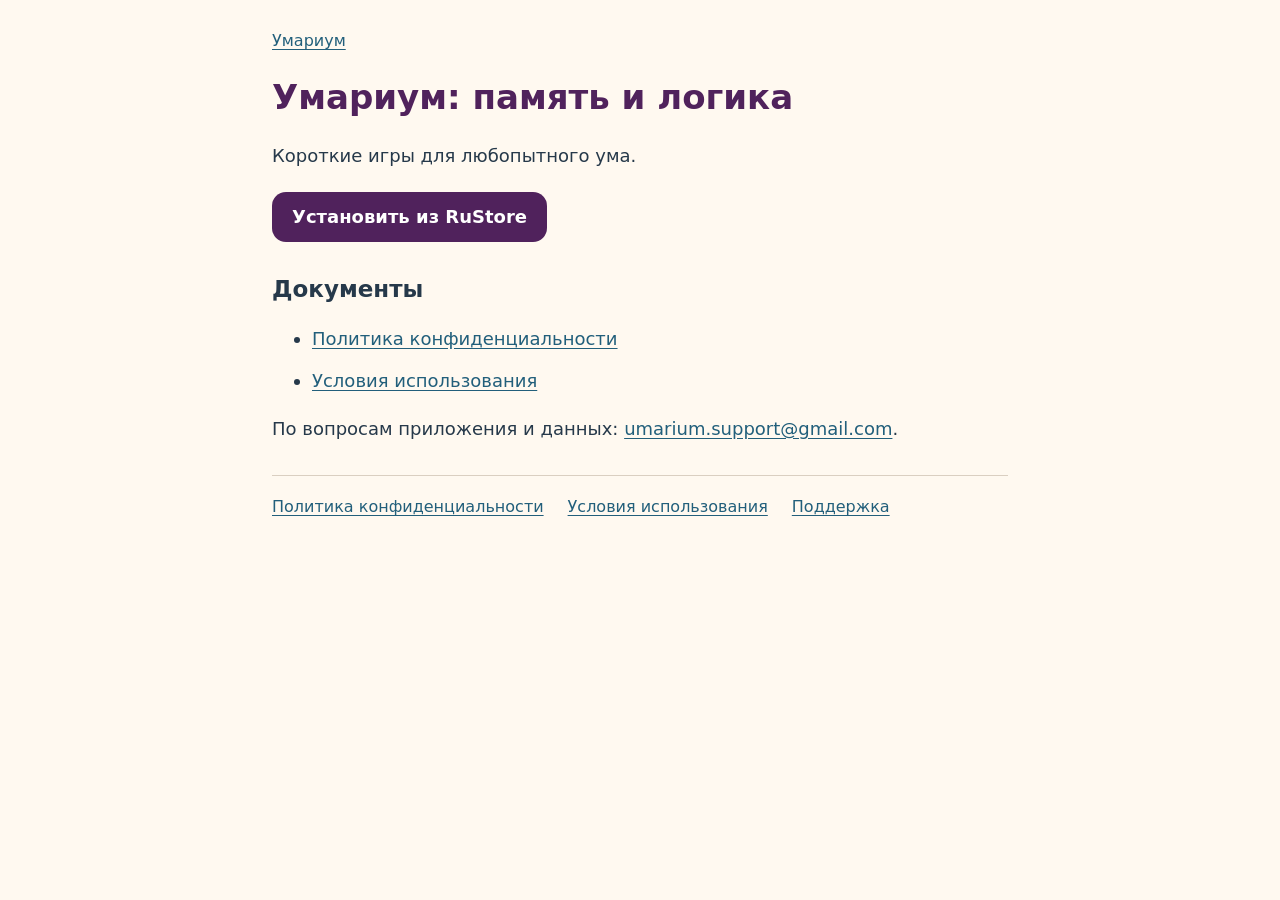
<file: index.html>
<!doctype html>
<html lang="ru">
<head>
  <meta charset="utf-8">
  <meta name="viewport" content="width=device-width,initial-scale=1">
  <meta name="color-scheme" content="light">
  <title>Умариум: память и логика</title>
  <meta name="description" content="Короткие игры на память, внимание и логику. Умариум в RuStore, документы приложения и поддержка.">
  <link rel="stylesheet" href="style.css">
  <link rel="icon" href="data:,">
</head>
<body>
<main>
  <header><a href="index.html">Умариум</a></header>
  <h1>Умариум: память и логика</h1>
  <p>Короткие игры для любопытного ума.</p>
  <p class="store-actions"><a class="store-button" href="https://www.rustore.ru/catalog/app/ru.braingames.memoryfive">Установить из RuStore</a></p>
  <section aria-labelledby="documents-title">
    <h2 id="documents-title">Документы</h2>
    <ul>
      <li><a href="privacy-policy.html">Политика конфиденциальности</a></li>
      <li><a href="terms-of-use.html">Условия использования</a></li>
    </ul>
  </section>
  <p>По вопросам приложения и данных: <a href="mailto:umarium.support@gmail.com">umarium.support@gmail.com</a>.</p>
  <footer><nav aria-label="Документы и поддержка">
    <a href="privacy-policy.html">Политика конфиденциальности</a>
    <a href="terms-of-use.html">Условия использования</a>
    <a href="mailto:umarium.support@gmail.com">Поддержка</a>
  </nav></footer>
</main>
</body>
</html>
</file>
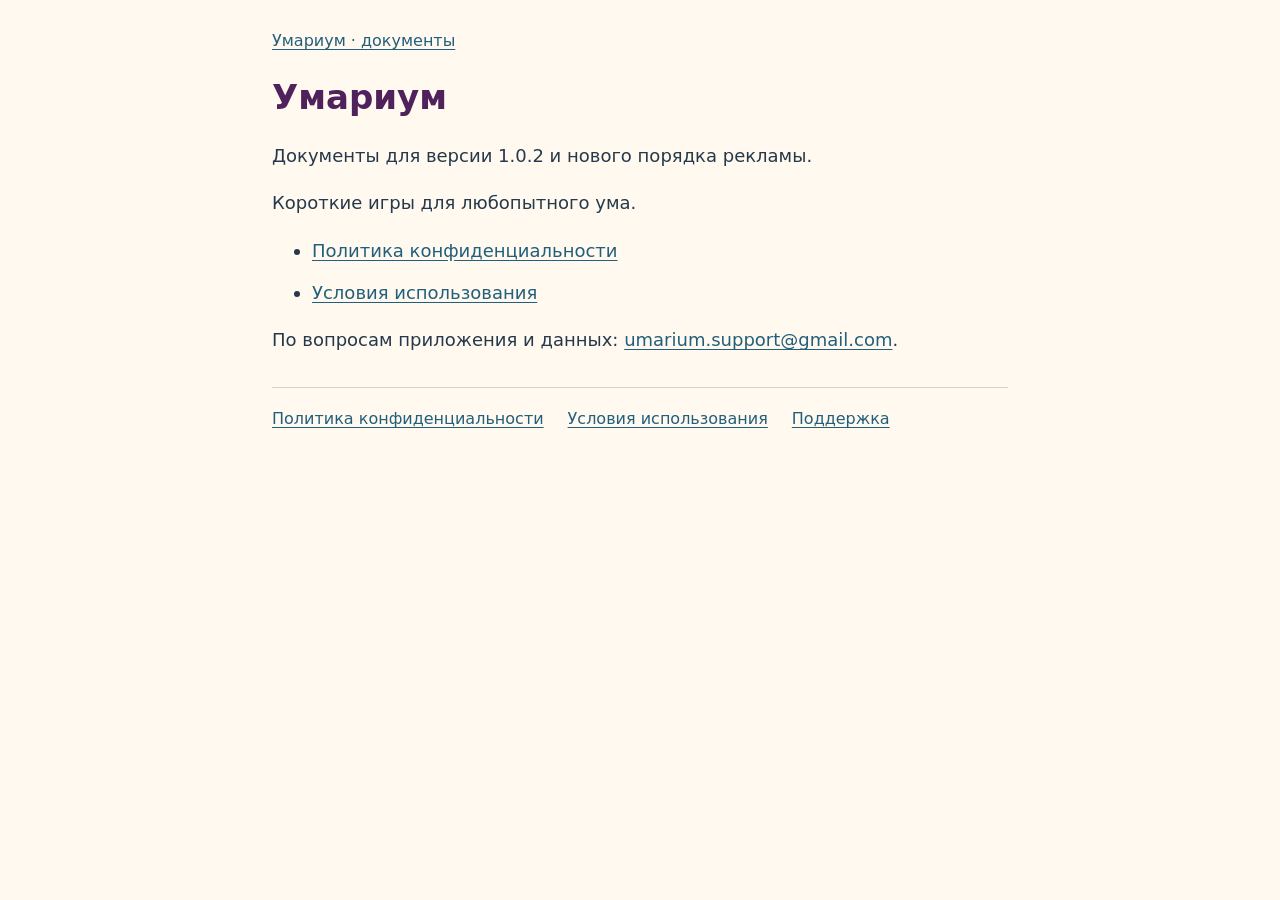
<file: v1.0.2/index.html>
<!doctype html>
<html lang="ru"><head><meta charset="utf-8"><meta name="viewport" content="width=device-width,initial-scale=1"><meta name="color-scheme" content="light"><title>Документы «Умариума»</title><link rel="stylesheet" href="style.css"><link rel="icon" href="data:,"></head><body><main><header><a href="index.html">Умариум · документы</a></header><h1>Умариум</h1><p>Документы для версии 1.0.2 и нового порядка рекламы.</p><p>Короткие игры для любопытного ума.</p><ul><li><a href="privacy-policy.html">Политика конфиденциальности</a></li><li><a href="terms-of-use.html">Условия использования</a></li></ul><p>По вопросам приложения и данных: <a href="mailto:umarium.support@gmail.com">umarium.support@gmail.com</a>.</p><footer><nav><a href="privacy-policy.html">Политика конфиденциальности</a><a href="terms-of-use.html">Условия использования</a><a href="mailto:umarium.support@gmail.com">Поддержка</a></nav></footer></main></body></html>
</file>
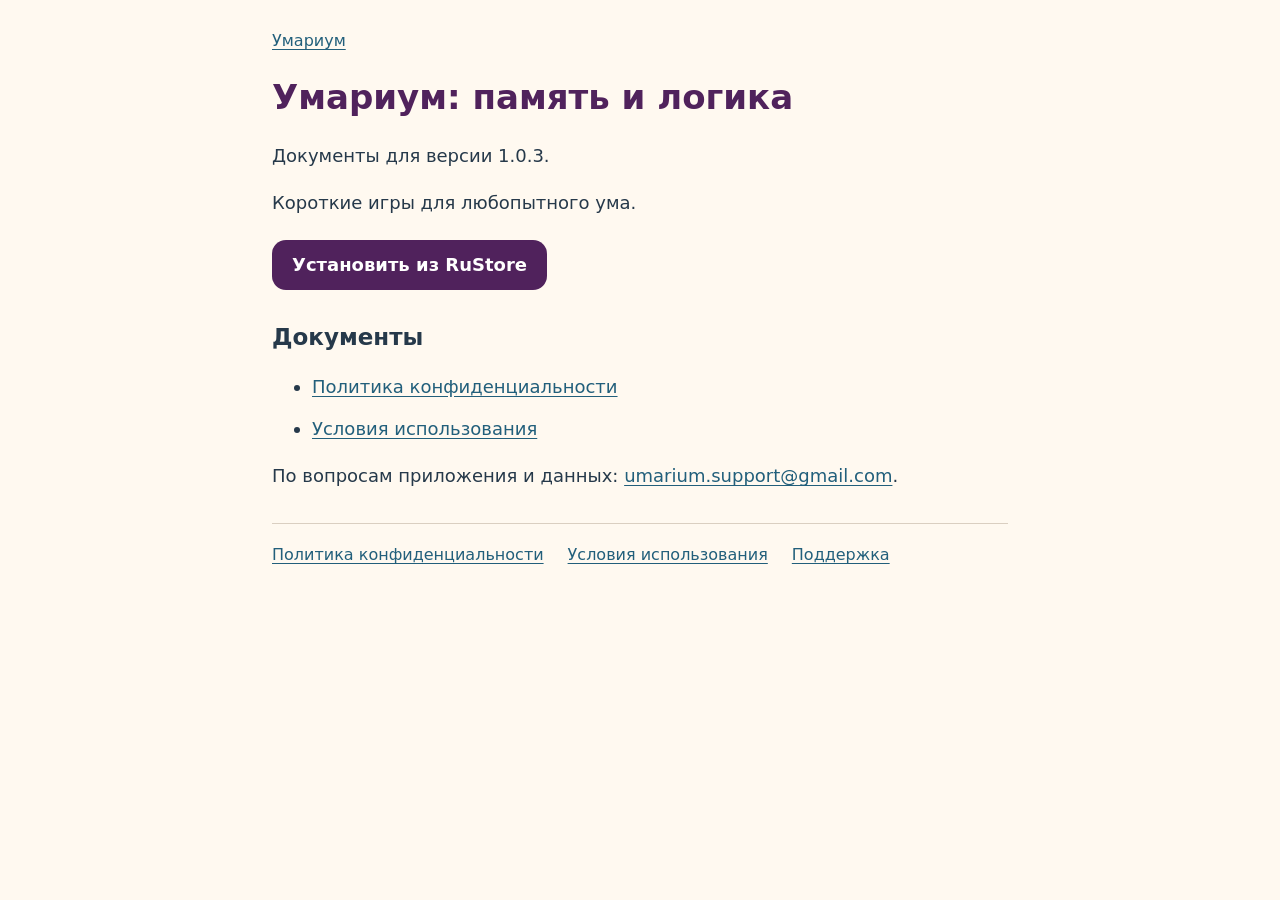
<file: v1.0.3/index.html>
<!doctype html>
<html lang="ru">
<head>
  <meta charset="utf-8">
  <meta name="viewport" content="width=device-width,initial-scale=1">
  <meta name="color-scheme" content="light">
  <title>Умариум: память и логика</title>
  <meta name="description" content="Короткие игры на память, внимание и логику. Умариум в RuStore, документы приложения и поддержка.">
  <link rel="stylesheet" href="style.css">
  <link rel="icon" href="data:,">
</head>
<body>
<main>
  <header><a href="index.html">Умариум</a></header>
  <h1>Умариум: память и логика</h1><p>Документы для версии 1.0.3.</p>
  <p>Короткие игры для любопытного ума.</p>
  <p class="store-actions"><a class="store-button" href="https://www.rustore.ru/catalog/app/ru.braingames.memoryfive">Установить из RuStore</a></p>
  <section aria-labelledby="documents-title">
    <h2 id="documents-title">Документы</h2>
    <ul>
      <li><a href="privacy-policy.html">Политика конфиденциальности</a></li>
      <li><a href="terms-of-use.html">Условия использования</a></li>
    </ul>
  </section>
  <p>По вопросам приложения и данных: <a href="mailto:umarium.support@gmail.com">umarium.support@gmail.com</a>.</p>
  <footer><nav aria-label="Документы и поддержка">
    <a href="privacy-policy.html">Политика конфиденциальности</a>
    <a href="terms-of-use.html">Условия использования</a>
    <a href="mailto:umarium.support@gmail.com">Поддержка</a>
  </nav></footer>
</main>
</body>
</html>
</file>
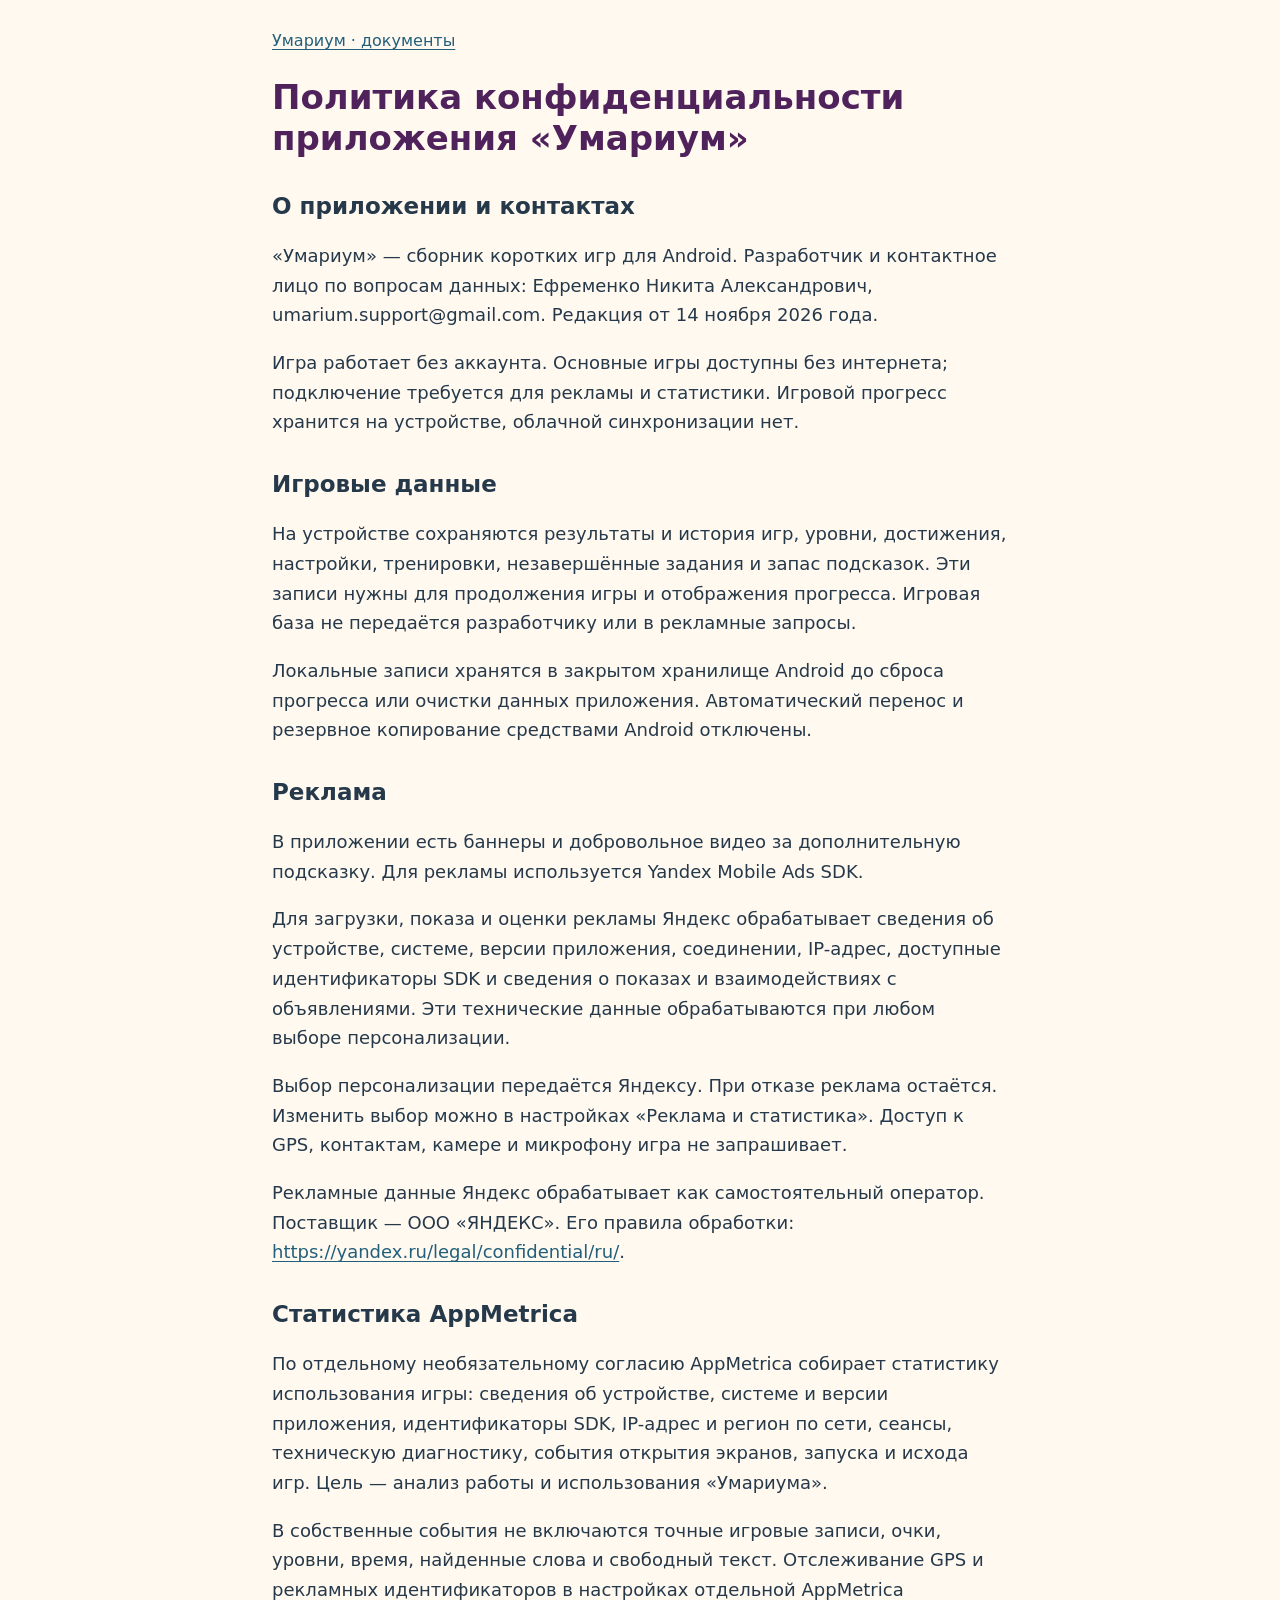
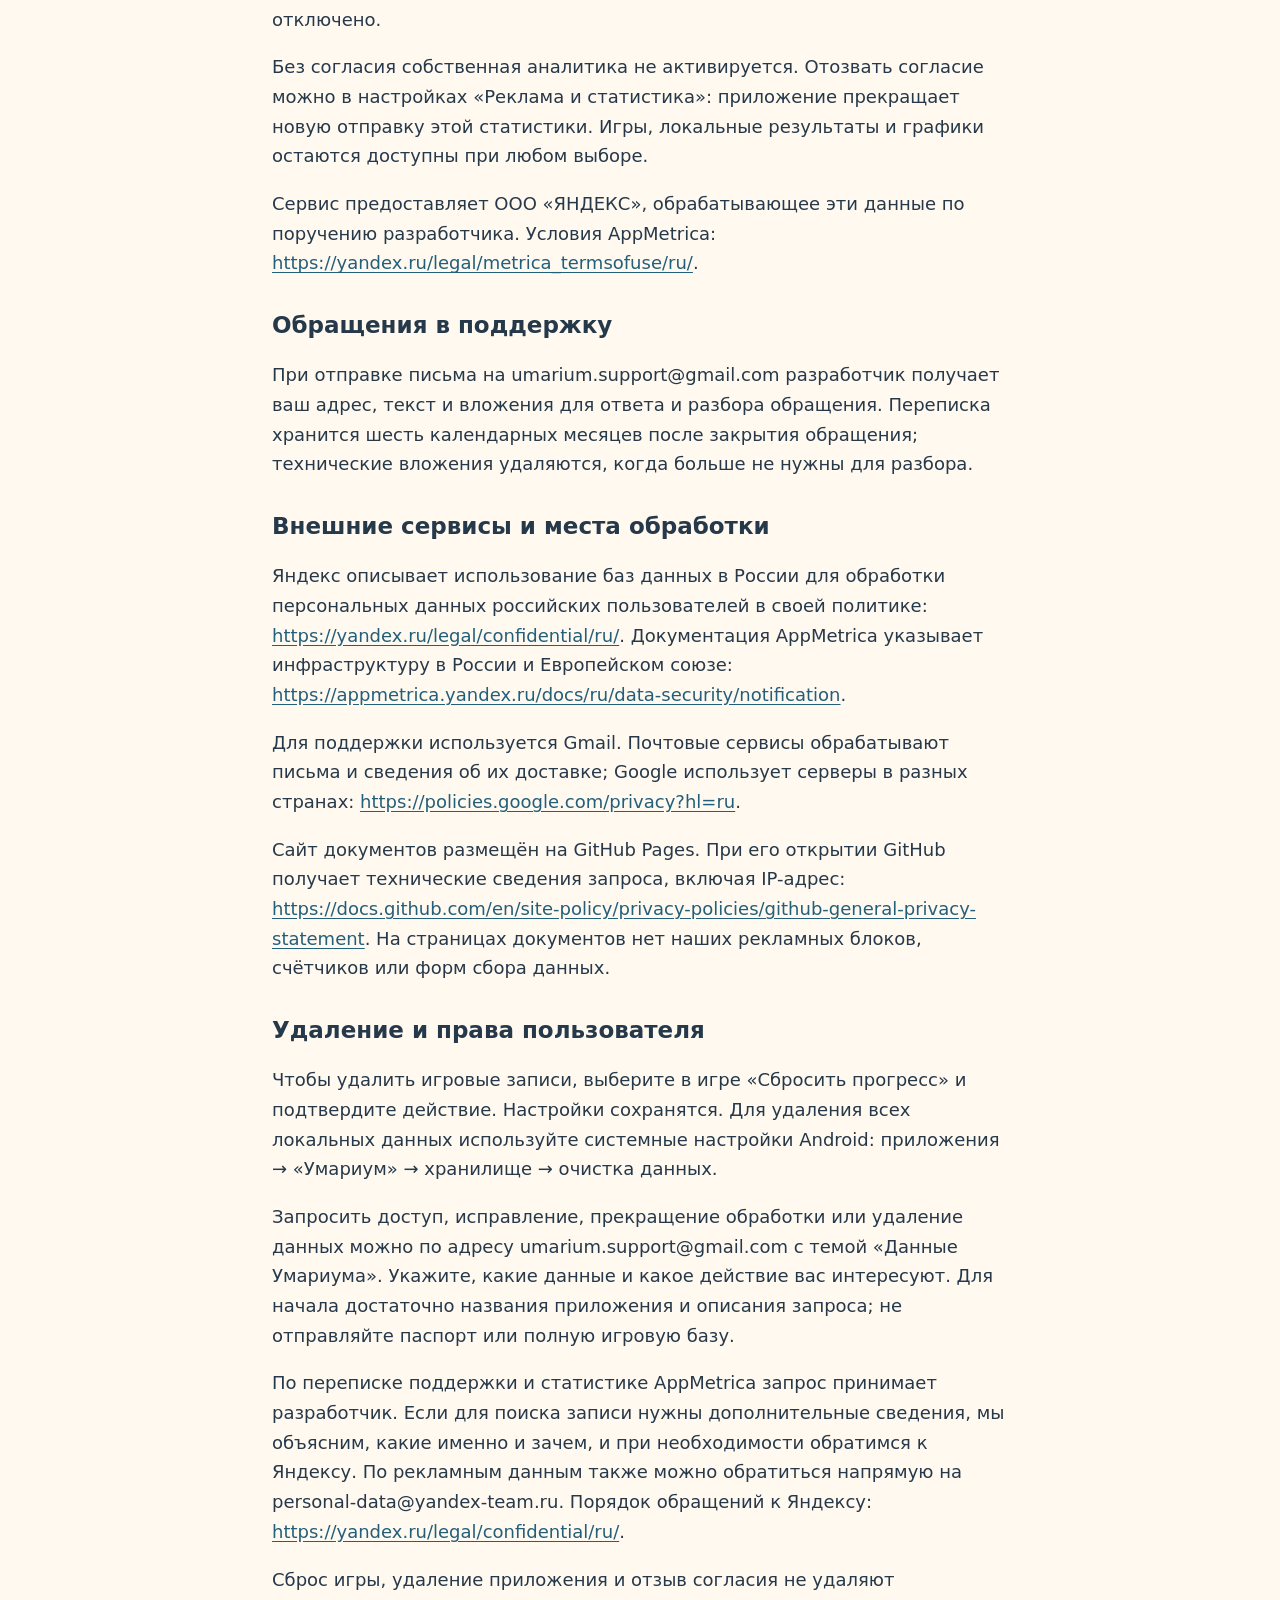
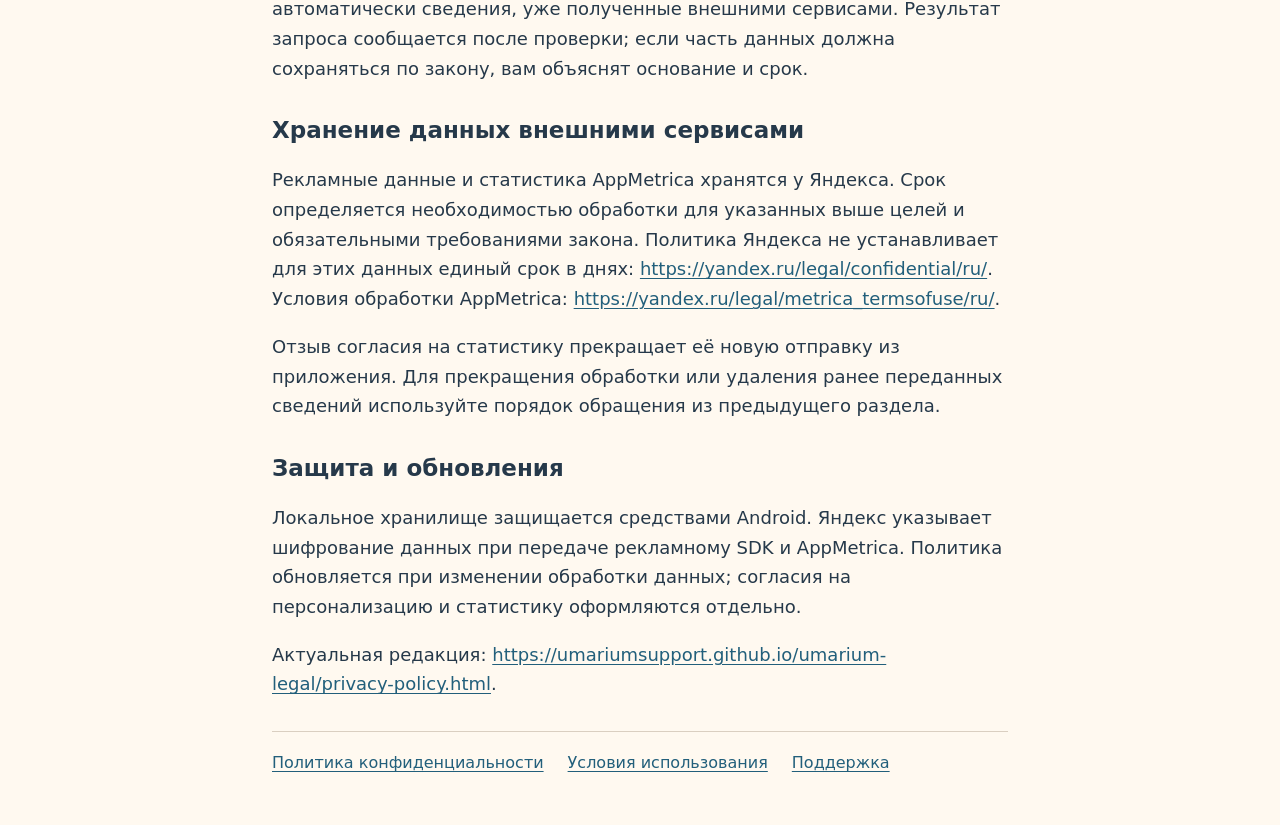
<file: privacy-policy.html>
<!doctype html>
<html lang="ru"><head><meta charset="utf-8"><meta name="viewport" content="width=device-width,initial-scale=1"><meta name="color-scheme" content="light"><title>Политика конфиденциальности приложения «Умариум»</title><link rel="stylesheet" href="style.css"><link rel="icon" href="data:,"></head><body><main><header><a href="index.html">Умариум · документы</a></header><h1>Политика конфиденциальности приложения «Умариум»</h1><section><h2>О приложении и контактах</h2><p>«Умариум» — сборник коротких игр для Android. Разработчик и контактное лицо по вопросам данных: Ефременко Никита Александрович, umarium.support@gmail.com. Редакция от 14 ноября 2026 года.</p><p>Игра работает без аккаунта. Основные игры доступны без интернета; подключение требуется для рекламы и статистики. Игровой прогресс хранится на устройстве, облачной синхронизации нет.</p></section><section><h2>Игровые данные</h2><p>На устройстве сохраняются результаты и история игр, уровни, достижения, настройки, тренировки, незавершённые задания и запас подсказок. Эти записи нужны для продолжения игры и отображения прогресса. Игровая база не передаётся разработчику или в рекламные запросы.</p><p>Локальные записи хранятся в закрытом хранилище Android до сброса прогресса или очистки данных приложения. Автоматический перенос и резервное копирование средствами Android отключены.</p></section><section><h2>Реклама</h2><p>В приложении есть баннеры и добровольное видео за дополнительную подсказку. Для рекламы используется Yandex Mobile Ads SDK.</p><p>Для загрузки, показа и оценки рекламы Яндекс обрабатывает сведения об устройстве, системе, версии приложения, соединении, IP-адрес, доступные идентификаторы SDK и сведения о показах и взаимодействиях с объявлениями. Эти технические данные обрабатываются при любом выборе персонализации.</p><p>Выбор персонализации передаётся Яндексу. При отказе реклама остаётся. Изменить выбор можно в настройках «Реклама и статистика». Доступ к GPS, контактам, камере и микрофону игра не запрашивает.</p><p>Рекламные данные Яндекс обрабатывает как самостоятельный оператор. Поставщик — ООО «ЯНДЕКС». Его правила обработки: <a href="https://yandex.ru/legal/confidential/ru/">https://yandex.ru/legal/confidential/ru/</a>.</p></section><section><h2>Статистика AppMetrica</h2><p>По отдельному необязательному согласию AppMetrica собирает статистику использования игры: сведения об устройстве, системе и версии приложения, идентификаторы SDK, IP-адрес и регион по сети, сеансы, техническую диагностику, события открытия экранов, запуска и исхода игр. Цель — анализ работы и использования «Умариума».</p><p>В собственные события не включаются точные игровые записи, очки, уровни, время, найденные слова и свободный текст. Отслеживание GPS и рекламных идентификаторов в настройках отдельной AppMetrica отключено.</p><p>Без согласия собственная аналитика не активируется. Отозвать согласие можно в настройках «Реклама и статистика»: приложение прекращает новую отправку этой статистики. Игры, локальные результаты и графики остаются доступны при любом выборе.</p><p>Сервис предоставляет ООО «ЯНДЕКС», обрабатывающее эти данные по поручению разработчика. Условия AppMetrica: <a href="https://yandex.ru/legal/metrica_termsofuse/ru/">https://yandex.ru/legal/metrica_termsofuse/ru/</a>.</p></section><section><h2>Обращения в поддержку</h2><p>При отправке письма на umarium.support@gmail.com разработчик получает ваш адрес, текст и вложения для ответа и разбора обращения. Переписка хранится шесть календарных месяцев после закрытия обращения; технические вложения удаляются, когда больше не нужны для разбора.</p></section><section><h2>Внешние сервисы и места обработки</h2><p>Яндекс описывает использование баз данных в России для обработки персональных данных российских пользователей в своей политике: <a href="https://yandex.ru/legal/confidential/ru/">https://yandex.ru/legal/confidential/ru/</a>. Документация AppMetrica указывает инфраструктуру в России и Европейском союзе: <a href="https://appmetrica.yandex.ru/docs/ru/data-security/notification">https://appmetrica.yandex.ru/docs/ru/data-security/notification</a>.</p><p>Для поддержки используется Gmail. Почтовые сервисы обрабатывают письма и сведения об их доставке; Google использует серверы в разных странах: <a href="https://policies.google.com/privacy?hl=ru">https://policies.google.com/privacy?hl=ru</a>.</p><p>Сайт документов размещён на GitHub Pages. При его открытии GitHub получает технические сведения запроса, включая IP-адрес: <a href="https://docs.github.com/en/site-policy/privacy-policies/github-general-privacy-statement">https://docs.github.com/en/site-policy/privacy-policies/github-general-privacy-statement</a>. На страницах документов нет наших рекламных блоков, счётчиков или форм сбора данных.</p></section><section id="delete-data"><h2>Удаление и права пользователя</h2><p>Чтобы удалить игровые записи, выберите в игре «Сбросить прогресс» и подтвердите действие. Настройки сохранятся. Для удаления всех локальных данных используйте системные настройки Android: приложения → «Умариум» → хранилище → очистка данных.</p><p>Запросить доступ, исправление, прекращение обработки или удаление данных можно по адресу umarium.support@gmail.com с темой «Данные Умариума». Укажите, какие данные и какое действие вас интересуют. Для начала достаточно названия приложения и описания запроса; не отправляйте паспорт или полную игровую базу.</p><p>По переписке поддержки и статистике AppMetrica запрос принимает разработчик. Если для поиска записи нужны дополнительные сведения, мы объясним, какие именно и зачем, и при необходимости обратимся к Яндексу. По рекламным данным также можно обратиться напрямую на personal-data@yandex-team.ru. Порядок обращений к Яндексу: <a href="https://yandex.ru/legal/confidential/ru/">https://yandex.ru/legal/confidential/ru/</a>.</p><p>Сброс игры, удаление приложения и отзыв согласия не удаляют автоматически сведения, уже полученные внешними сервисами. Результат запроса сообщается после проверки; если часть данных должна сохраняться по закону, вам объяснят основание и срок.</p></section><section><h2>Хранение данных внешними сервисами</h2><p>Рекламные данные и статистика AppMetrica хранятся у Яндекса. Срок определяется необходимостью обработки для указанных выше целей и обязательными требованиями закона. Политика Яндекса не устанавливает для этих данных единый срок в днях: <a href="https://yandex.ru/legal/confidential/ru/">https://yandex.ru/legal/confidential/ru/</a>. Условия обработки AppMetrica: <a href="https://yandex.ru/legal/metrica_termsofuse/ru/">https://yandex.ru/legal/metrica_termsofuse/ru/</a>.</p><p>Отзыв согласия на статистику прекращает её новую отправку из приложения. Для прекращения обработки или удаления ранее переданных сведений используйте порядок обращения из предыдущего раздела.</p></section><section><h2>Защита и обновления</h2><p>Локальное хранилище защищается средствами Android. Яндекс указывает шифрование данных при передаче рекламному SDK и AppMetrica. Политика обновляется при изменении обработки данных; согласия на персонализацию и статистику оформляются отдельно.</p><p>Актуальная редакция: <a href="https://umariumsupport.github.io/umarium-legal/privacy-policy.html">https://umariumsupport.github.io/umarium-legal/privacy-policy.html</a>.</p></section><footer><nav><a href="privacy-policy.html">Политика конфиденциальности</a><a href="terms-of-use.html">Условия использования</a><a href="mailto:umarium.support@gmail.com">Поддержка</a></nav></footer></main></body></html>
</file>
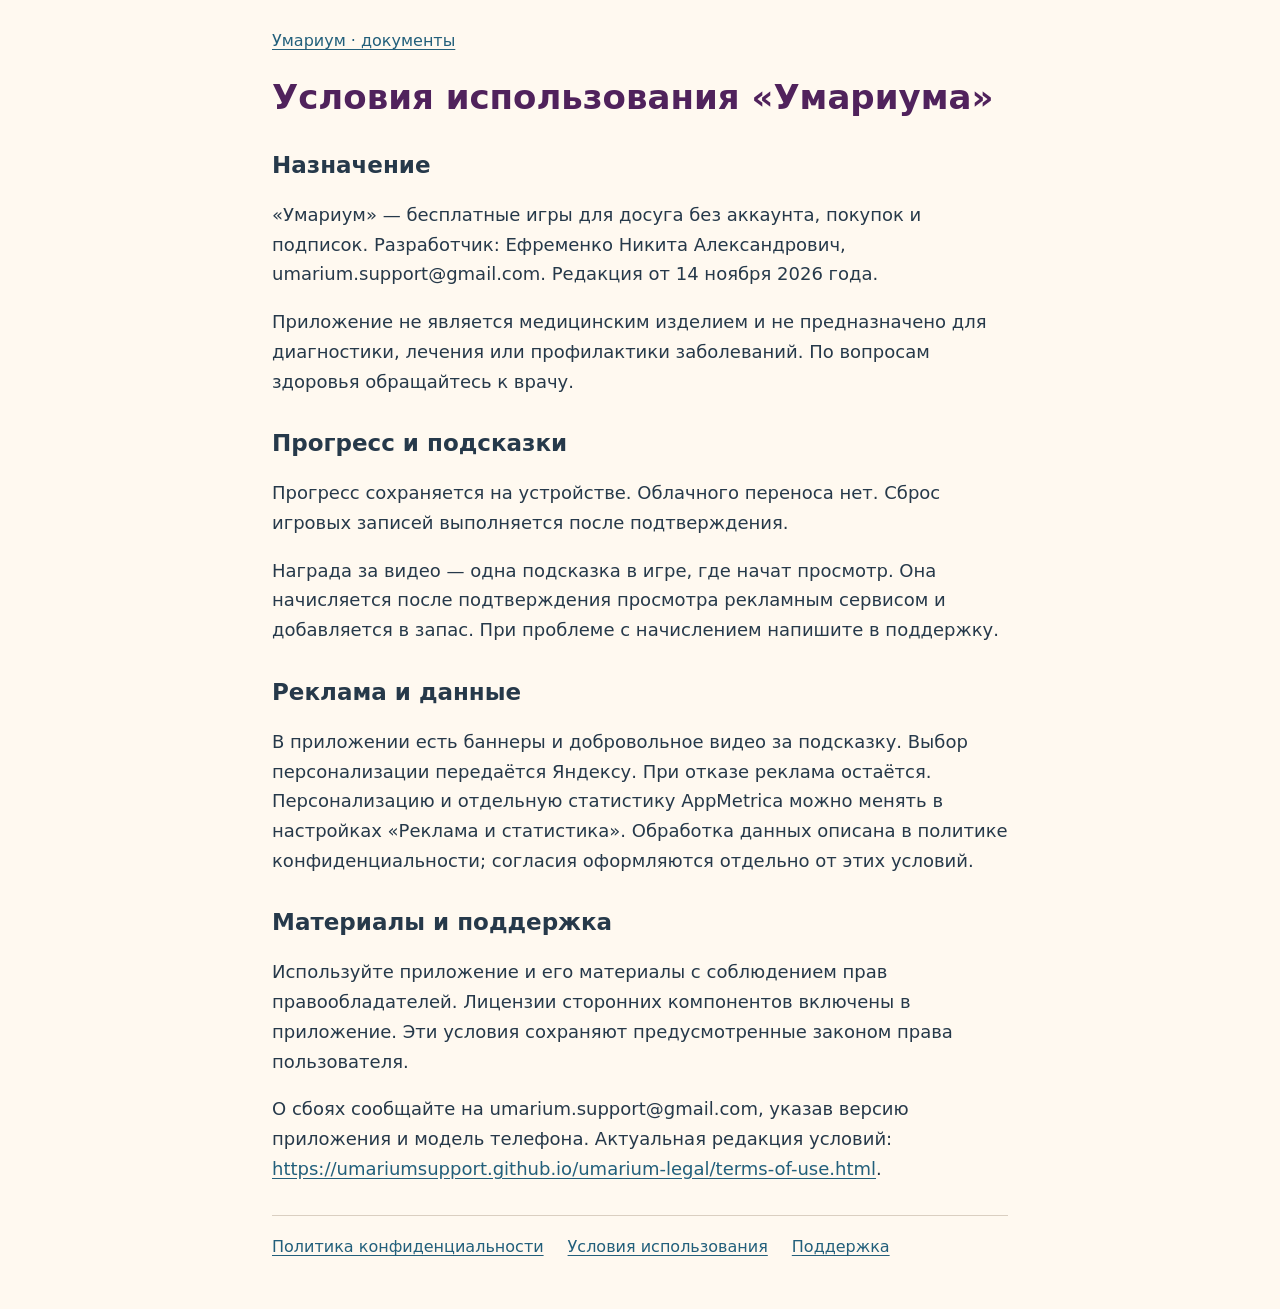
<file: terms-of-use.html>
<!doctype html>
<html lang="ru"><head><meta charset="utf-8"><meta name="viewport" content="width=device-width,initial-scale=1"><meta name="color-scheme" content="light"><title>Условия использования «Умариума»</title><link rel="stylesheet" href="style.css"><link rel="icon" href="data:,"></head><body><main><header><a href="index.html">Умариум · документы</a></header><h1>Условия использования «Умариума»</h1><section><h2>Назначение</h2><p>«Умариум» — бесплатные игры для досуга без аккаунта, покупок и подписок. Разработчик: Ефременко Никита Александрович, umarium.support@gmail.com. Редакция от 14 ноября 2026 года.</p><p>Приложение не является медицинским изделием и не предназначено для диагностики, лечения или профилактики заболеваний. По вопросам здоровья обращайтесь к врачу.</p></section><section><h2>Прогресс и подсказки</h2><p>Прогресс сохраняется на устройстве. Облачного переноса нет. Сброс игровых записей выполняется после подтверждения.</p><p>Награда за видео — одна подсказка в игре, где начат просмотр. Она начисляется после подтверждения просмотра рекламным сервисом и добавляется в запас. При проблеме с начислением напишите в поддержку.</p></section><section><h2>Реклама и данные</h2><p>В приложении есть баннеры и добровольное видео за подсказку. Выбор персонализации передаётся Яндексу. При отказе реклама остаётся. Персонализацию и отдельную статистику AppMetrica можно менять в настройках «Реклама и статистика». Обработка данных описана в политике конфиденциальности; согласия оформляются отдельно от этих условий.</p></section><section><h2>Материалы и поддержка</h2><p>Используйте приложение и его материалы с соблюдением прав правообладателей. Лицензии сторонних компонентов включены в приложение. Эти условия сохраняют предусмотренные законом права пользователя.</p><p>О сбоях сообщайте на umarium.support@gmail.com, указав версию приложения и модель телефона. Актуальная редакция условий: <a href="https://umariumsupport.github.io/umarium-legal/terms-of-use.html">https://umariumsupport.github.io/umarium-legal/terms-of-use.html</a>.</p></section><footer><nav><a href="privacy-policy.html">Политика конфиденциальности</a><a href="terms-of-use.html">Условия использования</a><a href="mailto:umarium.support@gmail.com">Поддержка</a></nav></footer></main></body></html>
</file>
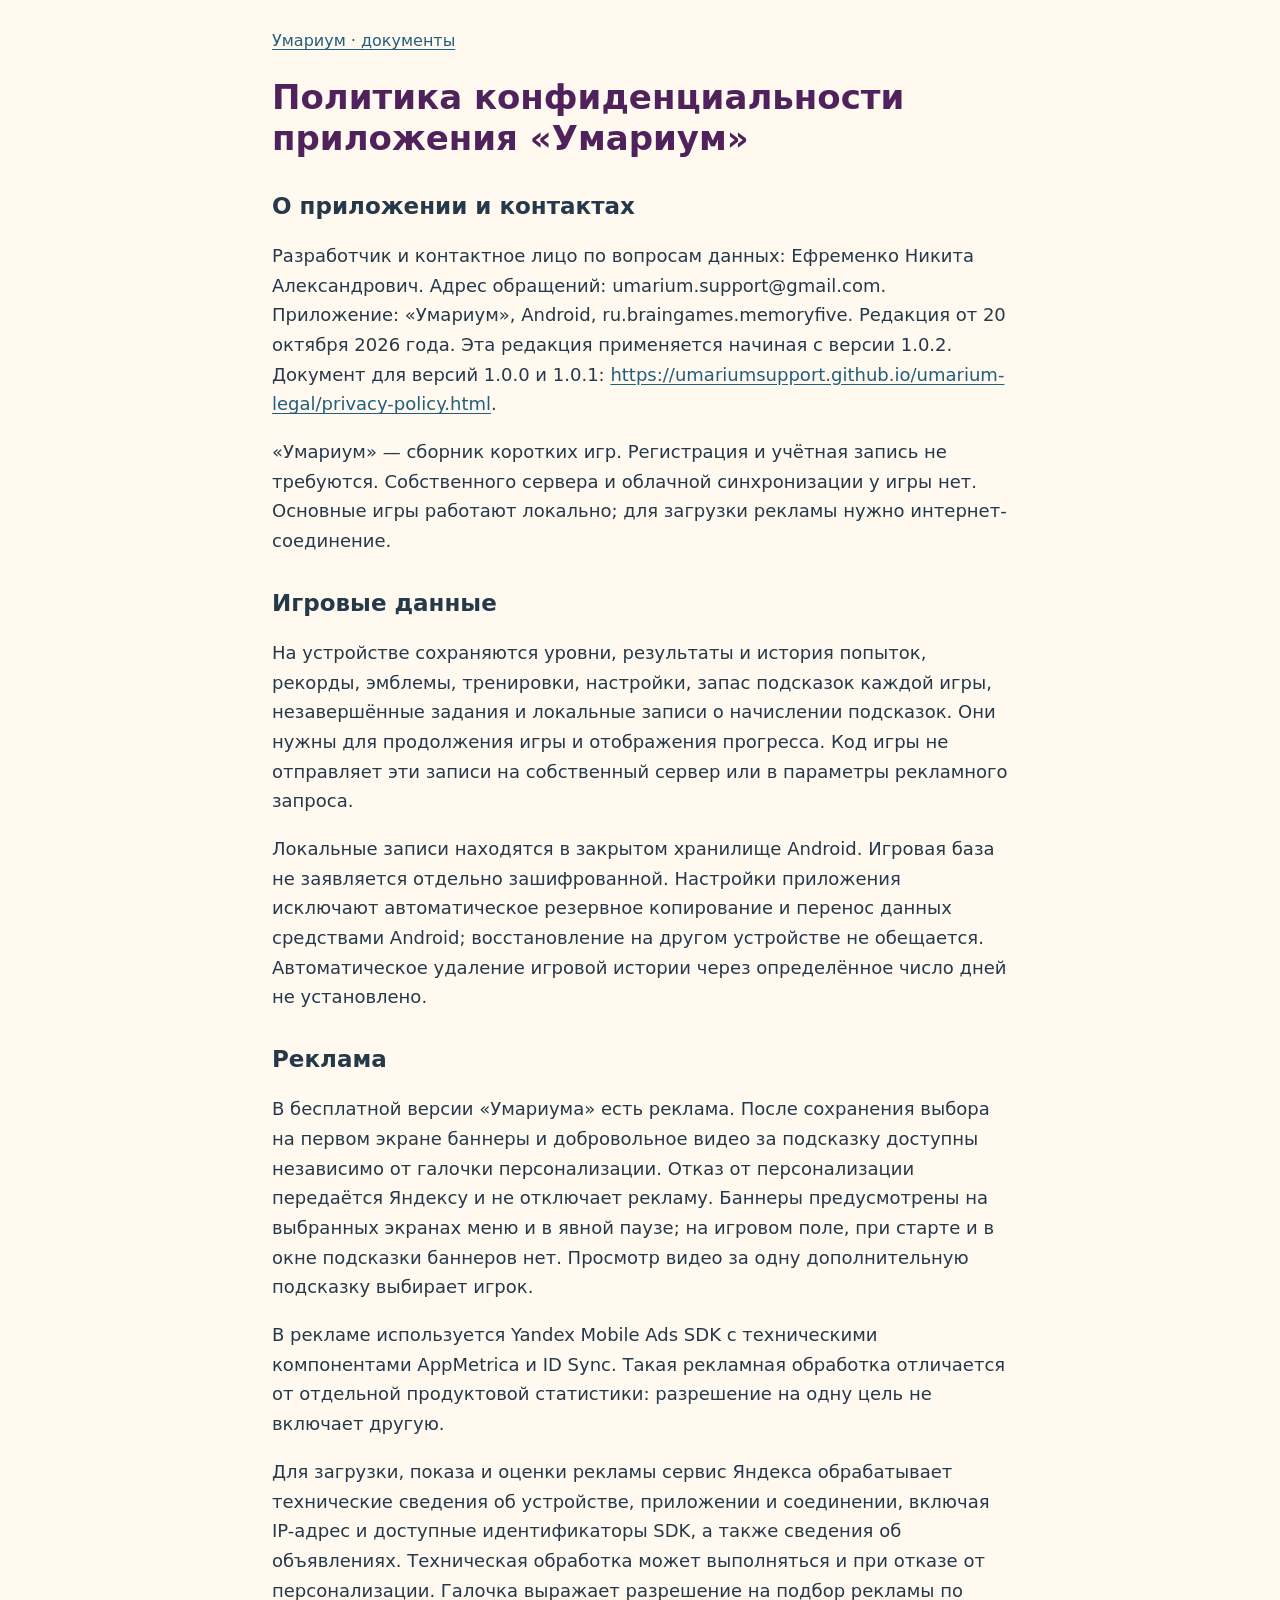
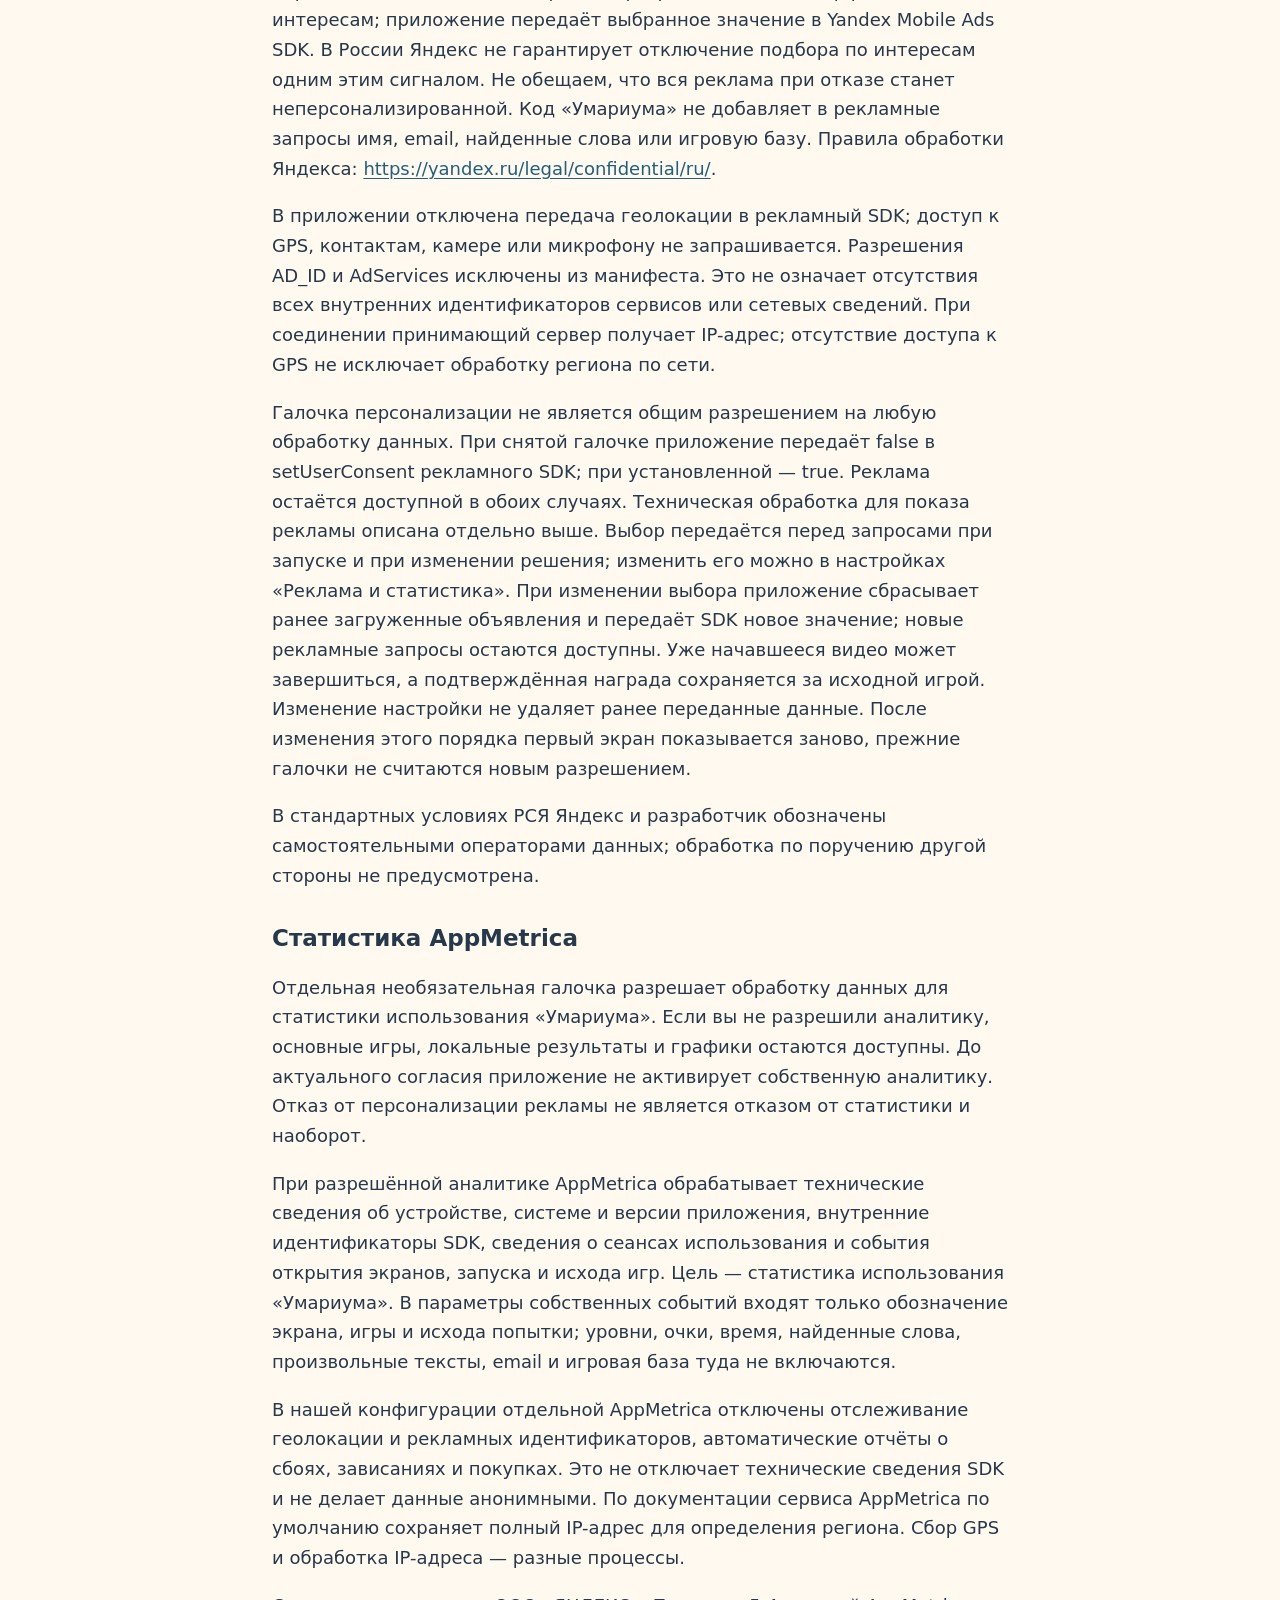
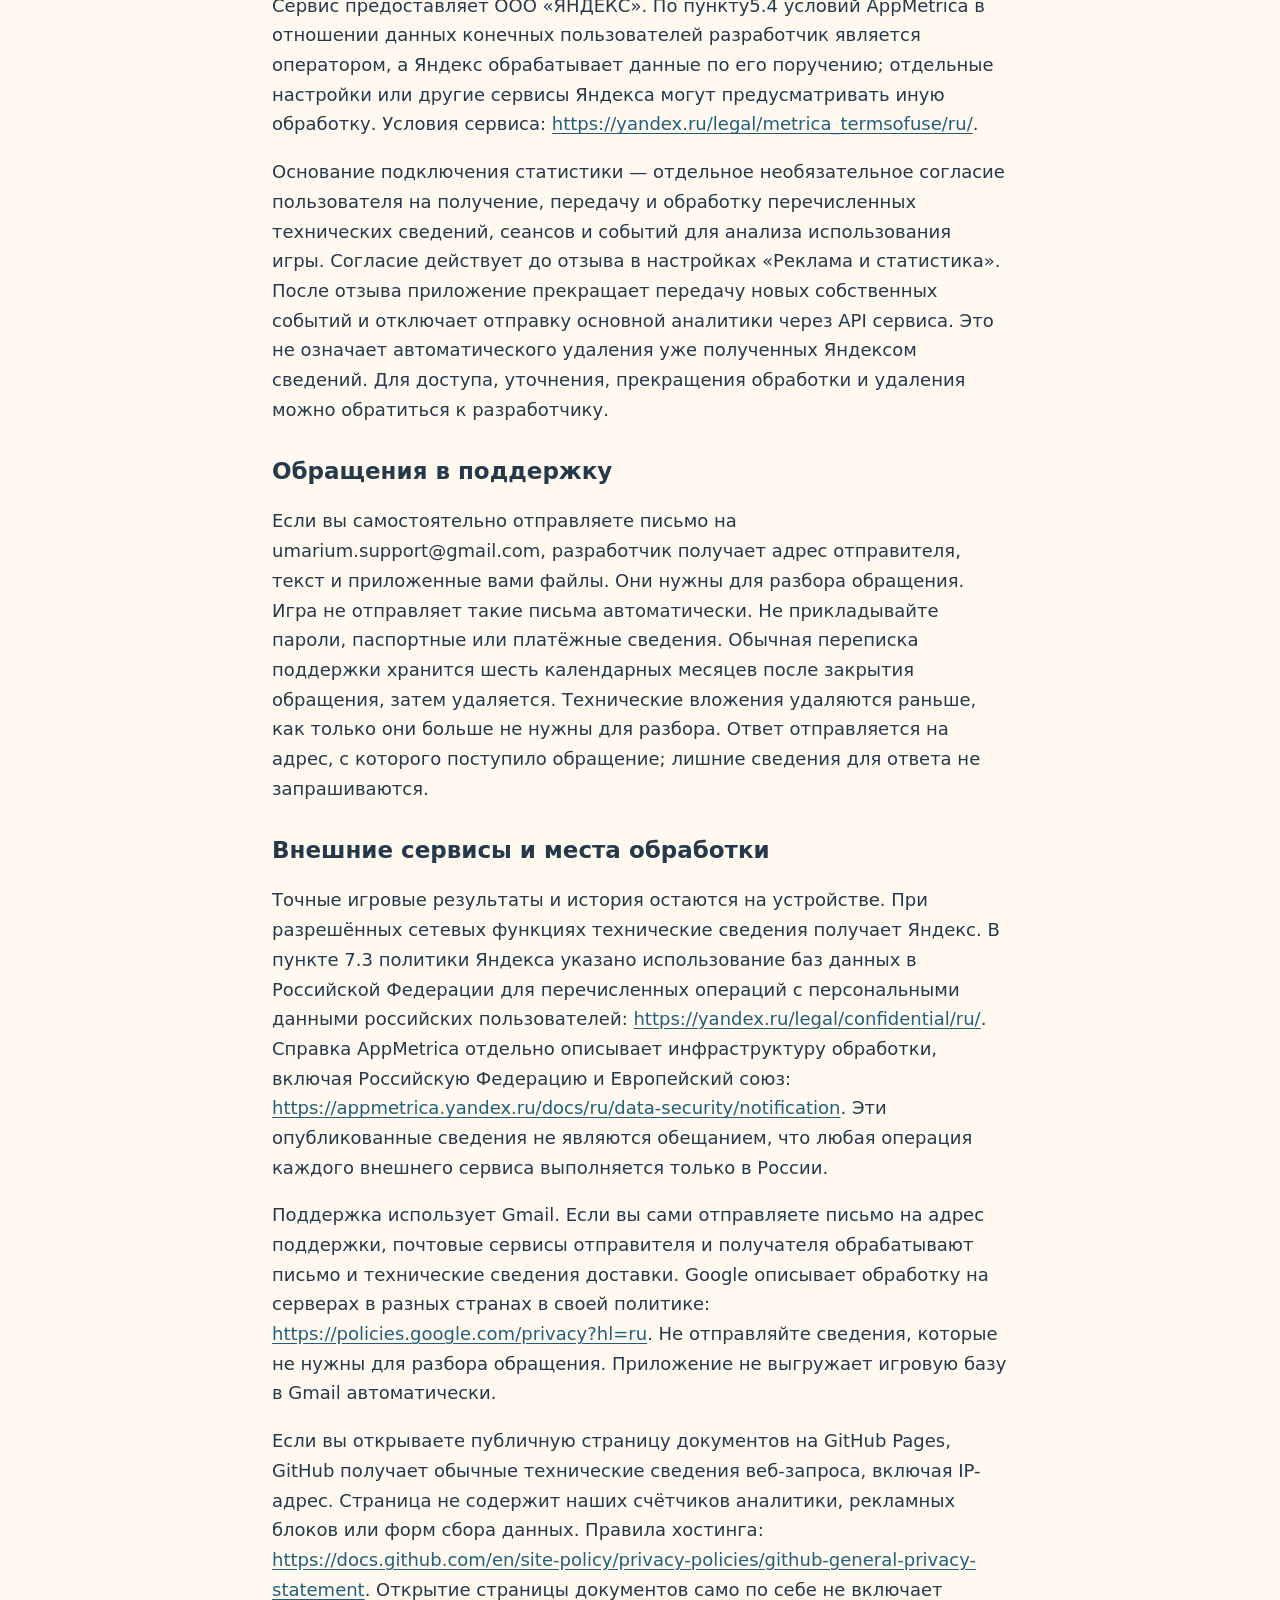
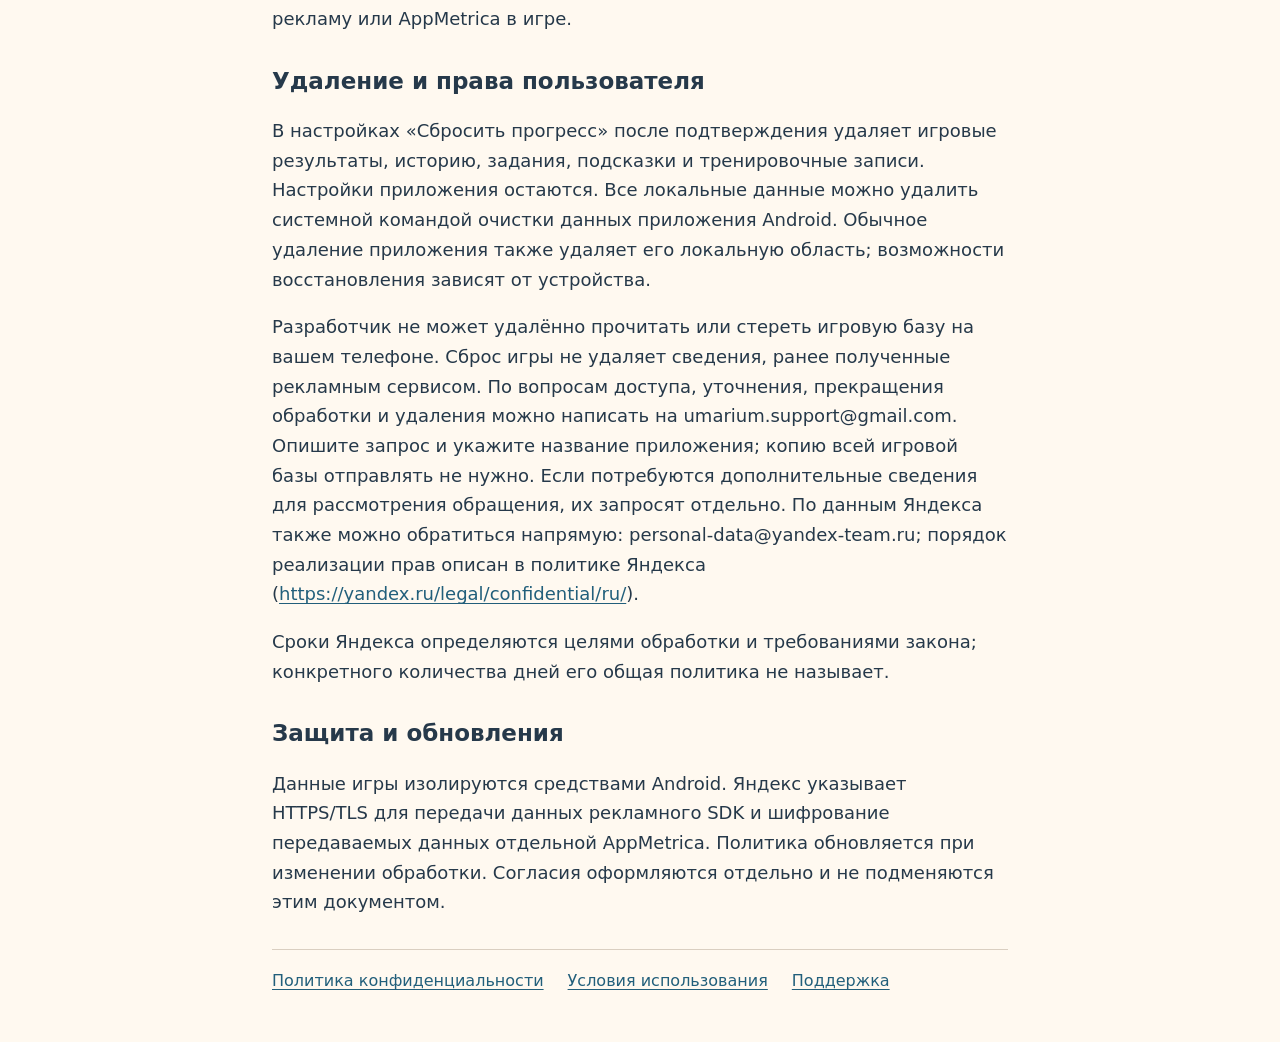
<file: v1.0.2/privacy-policy.html>
<!doctype html>
<html lang="ru"><head><meta charset="utf-8"><meta name="viewport" content="width=device-width,initial-scale=1"><meta name="color-scheme" content="light"><title>Политика конфиденциальности приложения «Умариум»</title><link rel="stylesheet" href="style.css"><link rel="icon" href="data:,"></head><body><main><header><a href="index.html">Умариум · документы</a></header><h1>Политика конфиденциальности приложения «Умариум»</h1><section><h2>О приложении и контактах</h2><p>Разработчик и контактное лицо по вопросам данных: Ефременко Никита Александрович. Адрес обращений: umarium.support@gmail.com. Приложение: «Умариум», Android, ru.braingames.memoryfive. Редакция от 20 октября 2026 года. Эта редакция применяется начиная с версии 1.0.2. Документ для версий 1.0.0 и 1.0.1: <a href="https://umariumsupport.github.io/umarium-legal/privacy-policy.html">https://umariumsupport.github.io/umarium-legal/privacy-policy.html</a>.</p><p>«Умариум» — сборник коротких игр. Регистрация и учётная запись не требуются. Собственного сервера и облачной синхронизации у игры нет. Основные игры работают локально; для загрузки рекламы нужно интернет-соединение.</p></section><section><h2>Игровые данные</h2><p>На устройстве сохраняются уровни, результаты и история попыток, рекорды, эмблемы, тренировки, настройки, запас подсказок каждой игры, незавершённые задания и локальные записи о начислении подсказок. Они нужны для продолжения игры и отображения прогресса. Код игры не отправляет эти записи на собственный сервер или в параметры рекламного запроса.</p><p>Локальные записи находятся в закрытом хранилище Android. Игровая база не заявляется отдельно зашифрованной. Настройки приложения исключают автоматическое резервное копирование и перенос данных средствами Android; восстановление на другом устройстве не обещается. Автоматическое удаление игровой истории через определённое число дней не установлено.</p></section><section><h2>Реклама</h2><p>В бесплатной версии «Умариума» есть реклама. После сохранения выбора на первом экране баннеры и добровольное видео за подсказку доступны независимо от галочки персонализации. Отказ от персонализации передаётся Яндексу и не отключает рекламу. Баннеры предусмотрены на выбранных экранах меню и в явной паузе; на игровом поле, при старте и в окне подсказки баннеров нет. Просмотр видео за одну дополнительную подсказку выбирает игрок.</p><p>В рекламе используется Yandex Mobile Ads SDK с техническими компонентами AppMetrica и ID Sync. Такая рекламная обработка отличается от отдельной продуктовой статистики: разрешение на одну цель не включает другую.</p><p>Для загрузки, показа и оценки рекламы сервис Яндекса обрабатывает технические сведения об устройстве, приложении и соединении, включая IP-адрес и доступные идентификаторы SDK, а также сведения об объявлениях. Техническая обработка может выполняться и при отказе от персонализации. Галочка выражает разрешение на подбор рекламы по интересам; приложение передаёт выбранное значение в Yandex Mobile Ads SDK. В России Яндекс не гарантирует отключение подбора по интересам одним этим сигналом. Не обещаем, что вся реклама при отказе станет неперсонализированной. Код «Умариума» не добавляет в рекламные запросы имя, email, найденные слова или игровую базу. Правила обработки Яндекса: <a href="https://yandex.ru/legal/confidential/ru/">https://yandex.ru/legal/confidential/ru/</a>.</p><p>В приложении отключена передача геолокации в рекламный SDK; доступ к GPS, контактам, камере или микрофону не запрашивается. Разрешения AD_ID и AdServices исключены из манифеста. Это не означает отсутствия всех внутренних идентификаторов сервисов или сетевых сведений. При соединении принимающий сервер получает IP-адрес; отсутствие доступа к GPS не исключает обработку региона по сети.</p><p>Галочка персонализации не является общим разрешением на любую обработку данных. При снятой галочке приложение передаёт false в setUserConsent рекламного SDK; при установленной — true. Реклама остаётся доступной в обоих случаях. Техническая обработка для показа рекламы описана отдельно выше. Выбор передаётся перед запросами при запуске и при изменении решения; изменить его можно в настройках «Реклама и статистика». При изменении выбора приложение сбрасывает ранее загруженные объявления и передаёт SDK новое значение; новые рекламные запросы остаются доступны. Уже начавшееся видео может завершиться, а подтверждённая награда сохраняется за исходной игрой. Изменение настройки не удаляет ранее переданные данные. После изменения этого порядка первый экран показывается заново, прежние галочки не считаются новым разрешением.</p><p>В стандартных условиях РСЯ Яндекс и разработчик обозначены самостоятельными операторами данных; обработка по поручению другой стороны не предусмотрена.</p></section><section><h2>Статистика AppMetrica</h2><p>Отдельная необязательная галочка разрешает обработку данных для статистики использования «Умариума». Если вы не разрешили аналитику, основные игры, локальные результаты и графики остаются доступны. До актуального согласия приложение не активирует собственную аналитику. Отказ от персонализации рекламы не является отказом от статистики и наоборот.</p><p>При разрешённой аналитике AppMetrica обрабатывает технические сведения об устройстве, системе и версии приложения, внутренние идентификаторы SDK, сведения о сеансах использования и события открытия экранов, запуска и исхода игр. Цель — статистика использования «Умариума». В параметры собственных событий входят только обозначение экрана, игры и исхода попытки; уровни, очки, время, найденные слова, произвольные тексты, email и игровая база туда не включаются.</p><p>В нашей конфигурации отдельной AppMetrica отключены отслеживание геолокации и рекламных идентификаторов, автоматические отчёты о сбоях, зависаниях и покупках. Это не отключает технические сведения SDK и не делает данные анонимными. По документации сервиса AppMetrica по умолчанию сохраняет полный IP-адрес для определения региона. Сбор GPS и обработка IP-адреса — разные процессы.</p><p>Сервис предоставляет ООО «ЯНДЕКС». По пункту5.4 условий AppMetrica в отношении данных конечных пользователей разработчик является оператором, а Яндекс обрабатывает данные по его поручению; отдельные настройки или другие сервисы Яндекса могут предусматривать иную обработку. Условия сервиса: <a href="https://yandex.ru/legal/metrica_termsofuse/ru/">https://yandex.ru/legal/metrica_termsofuse/ru/</a>.</p><p>Основание подключения статистики — отдельное необязательное согласие пользователя на получение, передачу и обработку перечисленных технических сведений, сеансов и событий для анализа использования игры. Согласие действует до отзыва в настройках «Реклама и статистика». После отзыва приложение прекращает передачу новых собственных событий и отключает отправку основной аналитики через API сервиса. Это не означает автоматического удаления уже полученных Яндексом сведений. Для доступа, уточнения, прекращения обработки и удаления можно обратиться к разработчику.</p></section><section><h2>Обращения в поддержку</h2><p>Если вы самостоятельно отправляете письмо на umarium.support@gmail.com, разработчик получает адрес отправителя, текст и приложенные вами файлы. Они нужны для разбора обращения. Игра не отправляет такие письма автоматически. Не прикладывайте пароли, паспортные или платёжные сведения. Обычная переписка поддержки хранится шесть календарных месяцев после закрытия обращения, затем удаляется. Технические вложения удаляются раньше, как только они больше не нужны для разбора. Ответ отправляется на адрес, с которого поступило обращение; лишние сведения для ответа не запрашиваются.</p></section><section><h2>Внешние сервисы и места обработки</h2><p>Точные игровые результаты и история остаются на устройстве. При разрешённых сетевых функциях технические сведения получает Яндекс. В пункте 7.3 политики Яндекса указано использование баз данных в Российской Федерации для перечисленных операций с персональными данными российских пользователей: <a href="https://yandex.ru/legal/confidential/ru/">https://yandex.ru/legal/confidential/ru/</a>. Справка AppMetrica отдельно описывает инфраструктуру обработки, включая Российскую Федерацию и Европейский союз: <a href="https://appmetrica.yandex.ru/docs/ru/data-security/notification">https://appmetrica.yandex.ru/docs/ru/data-security/notification</a>. Эти опубликованные сведения не являются обещанием, что любая операция каждого внешнего сервиса выполняется только в России.</p><p>Поддержка использует Gmail. Если вы сами отправляете письмо на адрес поддержки, почтовые сервисы отправителя и получателя обрабатывают письмо и технические сведения доставки. Google описывает обработку на серверах в разных странах в своей политике: <a href="https://policies.google.com/privacy?hl=ru">https://policies.google.com/privacy?hl=ru</a>. Не отправляйте сведения, которые не нужны для разбора обращения. Приложение не выгружает игровую базу в Gmail автоматически.</p><p>Если вы открываете публичную страницу документов на GitHub Pages, GitHub получает обычные технические сведения веб-запроса, включая IP-адрес. Страница не содержит наших счётчиков аналитики, рекламных блоков или форм сбора данных. Правила хостинга: <a href="https://docs.github.com/en/site-policy/privacy-policies/github-general-privacy-statement">https://docs.github.com/en/site-policy/privacy-policies/github-general-privacy-statement</a>. Открытие страницы документов само по себе не включает рекламу или AppMetrica в игре.</p></section><section id="delete-data"><h2>Удаление и права пользователя</h2><p>В настройках «Сбросить прогресс» после подтверждения удаляет игровые результаты, историю, задания, подсказки и тренировочные записи. Настройки приложения остаются. Все локальные данные можно удалить системной командой очистки данных приложения Android. Обычное удаление приложения также удаляет его локальную область; возможности восстановления зависят от устройства.</p><p>Разработчик не может удалённо прочитать или стереть игровую базу на вашем телефоне. Сброс игры не удаляет сведения, ранее полученные рекламным сервисом. По вопросам доступа, уточнения, прекращения обработки и удаления можно написать на umarium.support@gmail.com. Опишите запрос и укажите название приложения; копию всей игровой базы отправлять не нужно. Если потребуются дополнительные сведения для рассмотрения обращения, их запросят отдельно. По данным Яндекса также можно обратиться напрямую: personal-data@yandex-team.ru; порядок реализации прав описан в политике Яндекса (<a href="https://yandex.ru/legal/confidential/ru/">https://yandex.ru/legal/confidential/ru/</a>).</p><p>Сроки Яндекса определяются целями обработки и требованиями закона; конкретного количества дней его общая политика не называет.</p></section><section><h2>Защита и обновления</h2><p>Данные игры изолируются средствами Android. Яндекс указывает HTTPS/TLS для передачи данных рекламного SDK и шифрование передаваемых данных отдельной AppMetrica. Политика обновляется при изменении обработки. Согласия оформляются отдельно и не подменяются этим документом.</p></section><footer><nav><a href="privacy-policy.html">Политика конфиденциальности</a><a href="terms-of-use.html">Условия использования</a><a href="mailto:umarium.support@gmail.com">Поддержка</a></nav></footer></main></body></html>
</file>
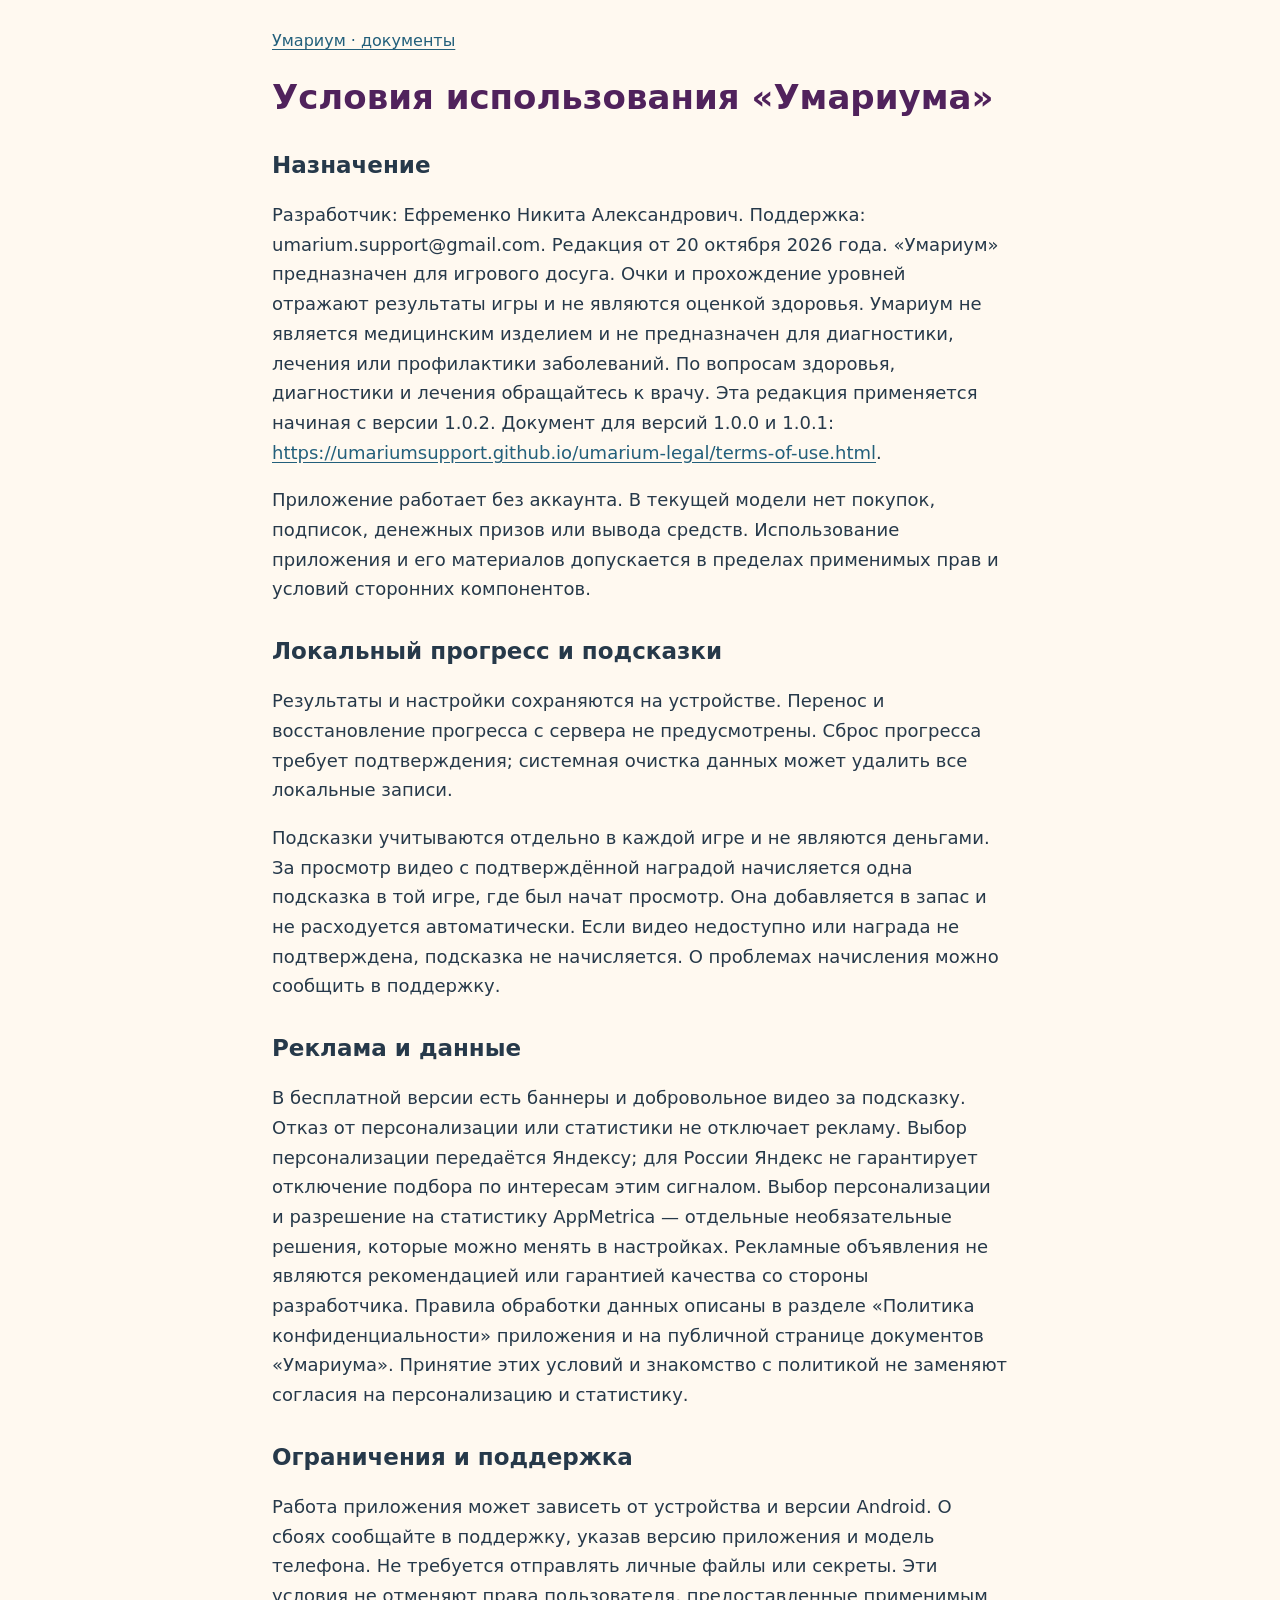
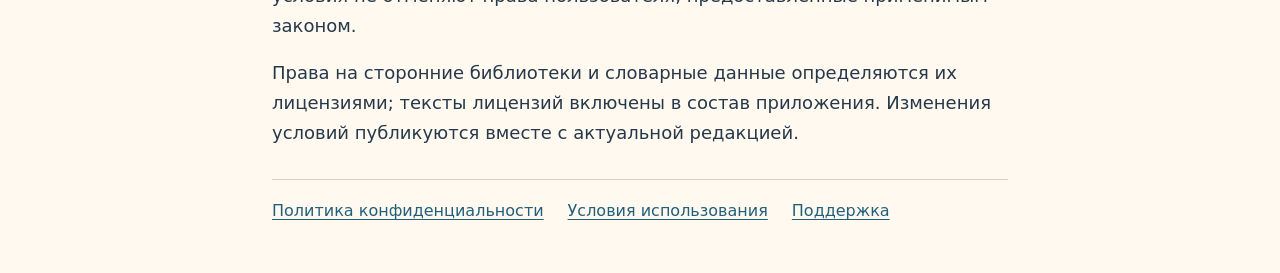
<file: v1.0.2/terms-of-use.html>
<!doctype html>
<html lang="ru"><head><meta charset="utf-8"><meta name="viewport" content="width=device-width,initial-scale=1"><meta name="color-scheme" content="light"><title>Условия использования «Умариума»</title><link rel="stylesheet" href="style.css"><link rel="icon" href="data:,"></head><body><main><header><a href="index.html">Умариум · документы</a></header><h1>Условия использования «Умариума»</h1><section><h2>Назначение</h2><p>Разработчик: Ефременко Никита Александрович. Поддержка: umarium.support@gmail.com. Редакция от 20 октября 2026 года. «Умариум» предназначен для игрового досуга. Очки и прохождение уровней отражают результаты игры и не являются оценкой здоровья. Умариум не является медицинским изделием и не предназначен для диагностики, лечения или профилактики заболеваний. По вопросам здоровья, диагностики и лечения обращайтесь к врачу. Эта редакция применяется начиная с версии 1.0.2. Документ для версий 1.0.0 и 1.0.1: <a href="https://umariumsupport.github.io/umarium-legal/terms-of-use.html">https://umariumsupport.github.io/umarium-legal/terms-of-use.html</a>.</p><p>Приложение работает без аккаунта. В текущей модели нет покупок, подписок, денежных призов или вывода средств. Использование приложения и его материалов допускается в пределах применимых прав и условий сторонних компонентов.</p></section><section><h2>Локальный прогресс и подсказки</h2><p>Результаты и настройки сохраняются на устройстве. Перенос и восстановление прогресса с сервера не предусмотрены. Сброс прогресса требует подтверждения; системная очистка данных может удалить все локальные записи.</p><p>Подсказки учитываются отдельно в каждой игре и не являются деньгами. За просмотр видео с подтверждённой наградой начисляется одна подсказка в той игре, где был начат просмотр. Она добавляется в запас и не расходуется автоматически. Если видео недоступно или награда не подтверждена, подсказка не начисляется. О проблемах начисления можно сообщить в поддержку.</p></section><section><h2>Реклама и данные</h2><p>В бесплатной версии есть баннеры и добровольное видео за подсказку. Отказ от персонализации или статистики не отключает рекламу. Выбор персонализации передаётся Яндексу; для России Яндекс не гарантирует отключение подбора по интересам этим сигналом. Выбор персонализации и разрешение на статистику AppMetrica — отдельные необязательные решения, которые можно менять в настройках. Рекламные объявления не являются рекомендацией или гарантией качества со стороны разработчика. Правила обработки данных описаны в разделе «Политика конфиденциальности» приложения и на публичной странице документов «Умариума». Принятие этих условий и знакомство с политикой не заменяют согласия на персонализацию и статистику.</p></section><section><h2>Ограничения и поддержка</h2><p>Работа приложения может зависеть от устройства и версии Android. О сбоях сообщайте в поддержку, указав версию приложения и модель телефона. Не требуется отправлять личные файлы или секреты. Эти условия не отменяют права пользователя, предоставленные применимым законом.</p><p>Права на сторонние библиотеки и словарные данные определяются их лицензиями; тексты лицензий включены в состав приложения. Изменения условий публикуются вместе с актуальной редакцией.</p></section><footer><nav><a href="privacy-policy.html">Политика конфиденциальности</a><a href="terms-of-use.html">Условия использования</a><a href="mailto:umarium.support@gmail.com">Поддержка</a></nav></footer></main></body></html>
</file>
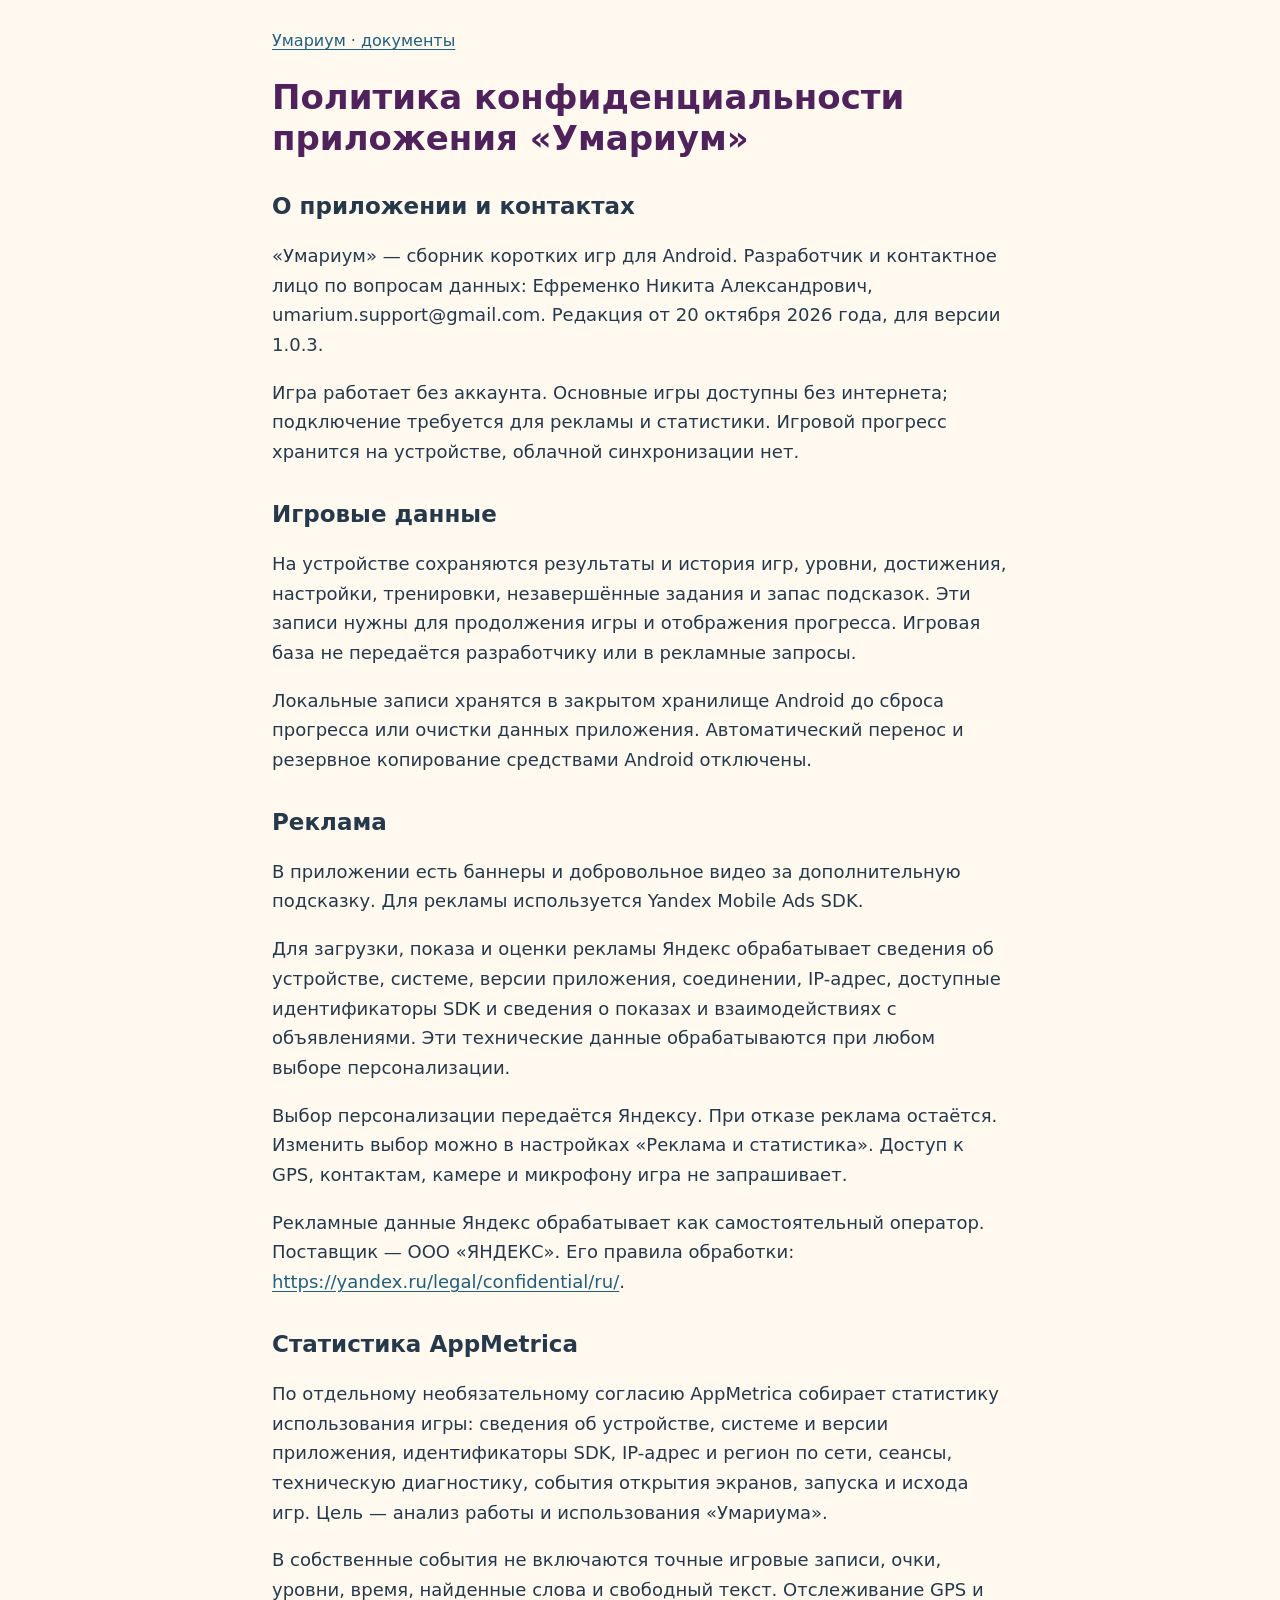
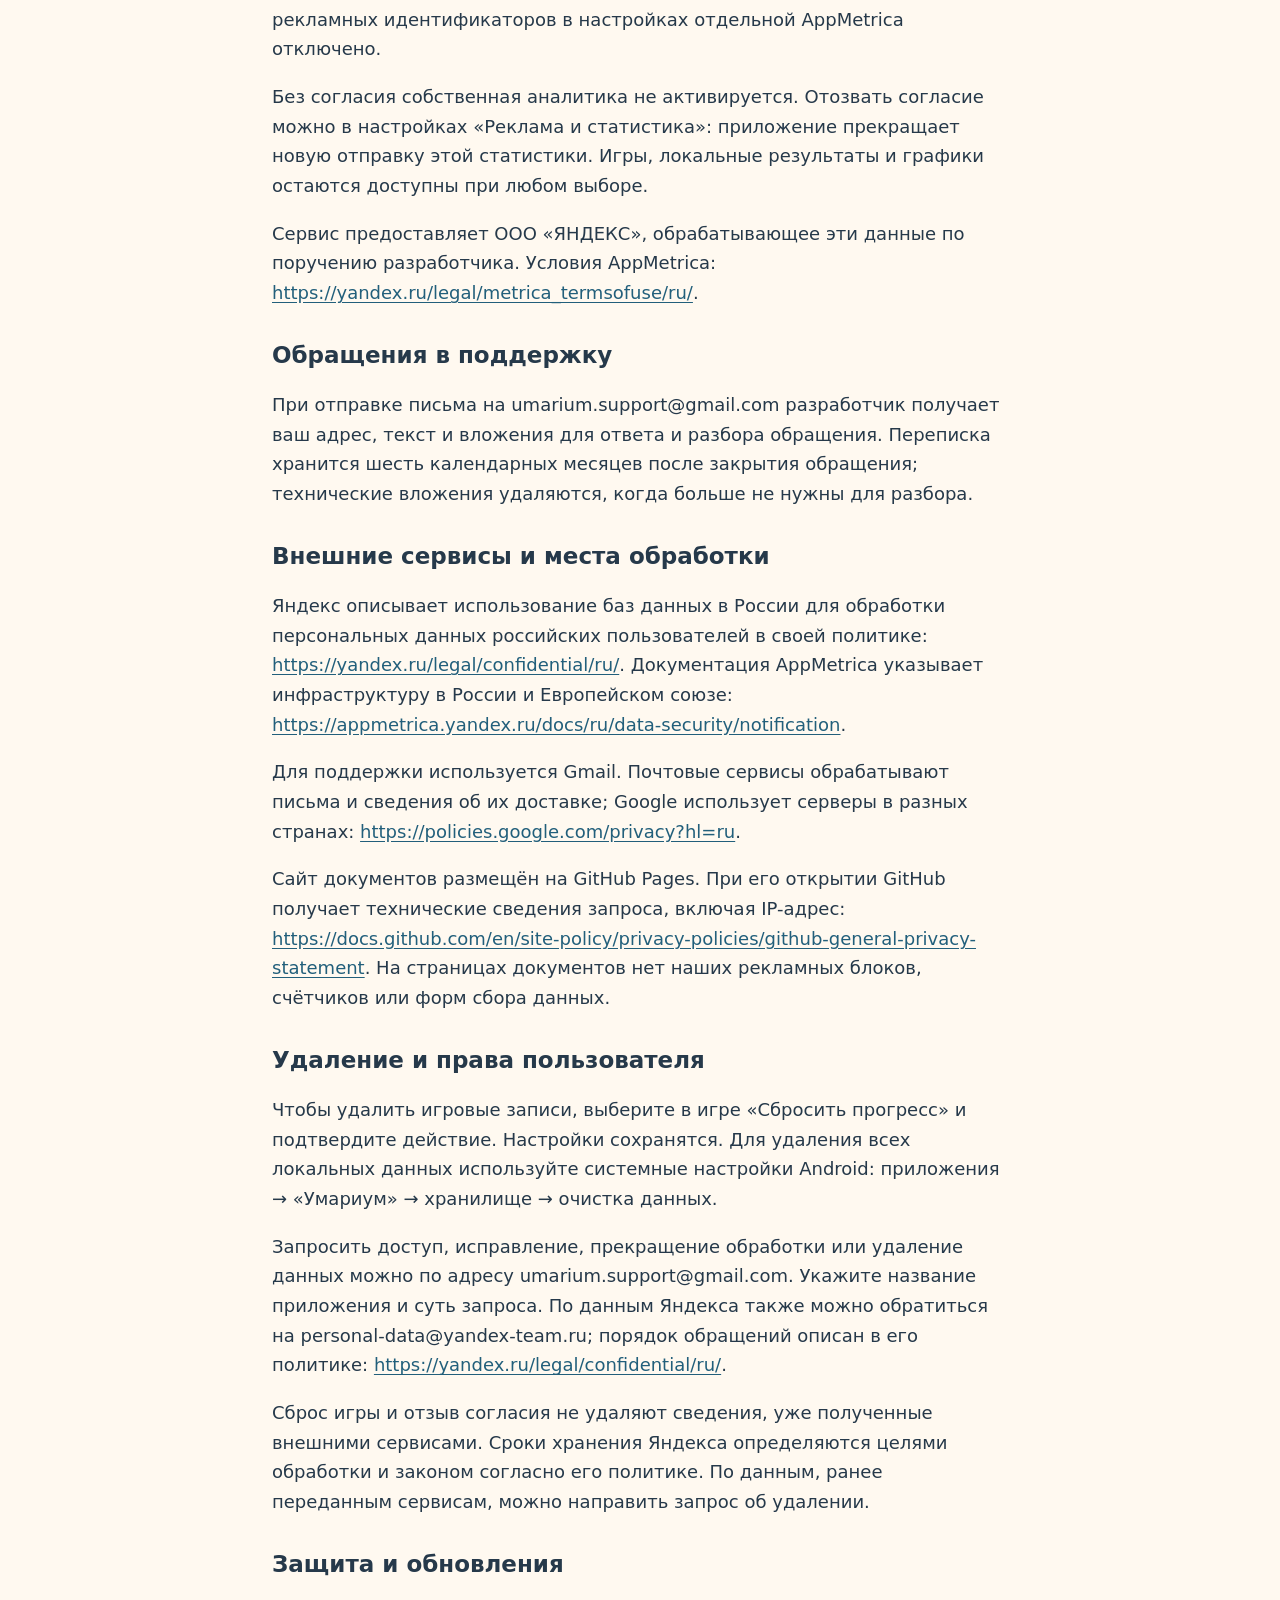
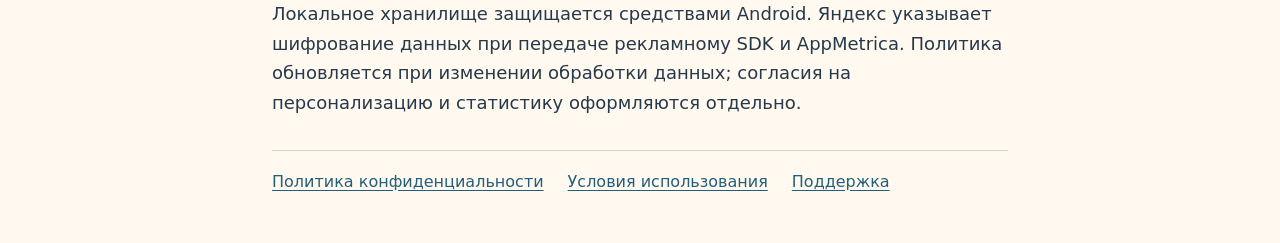
<file: v1.0.3/privacy-policy.html>
<!doctype html>
<html lang="ru"><head><meta charset="utf-8"><meta name="viewport" content="width=device-width,initial-scale=1"><meta name="color-scheme" content="light"><title>Политика конфиденциальности приложения «Умариум»</title><link rel="stylesheet" href="style.css"><link rel="icon" href="data:,"></head><body><main><header><a href="index.html">Умариум · документы</a></header><h1>Политика конфиденциальности приложения «Умариум»</h1><section><h2>О приложении и контактах</h2><p>«Умариум» — сборник коротких игр для Android. Разработчик и контактное лицо по вопросам данных: Ефременко Никита Александрович, umarium.support@gmail.com. Редакция от 20 октября 2026 года, для версии 1.0.3.</p><p>Игра работает без аккаунта. Основные игры доступны без интернета; подключение требуется для рекламы и статистики. Игровой прогресс хранится на устройстве, облачной синхронизации нет.</p></section><section><h2>Игровые данные</h2><p>На устройстве сохраняются результаты и история игр, уровни, достижения, настройки, тренировки, незавершённые задания и запас подсказок. Эти записи нужны для продолжения игры и отображения прогресса. Игровая база не передаётся разработчику или в рекламные запросы.</p><p>Локальные записи хранятся в закрытом хранилище Android до сброса прогресса или очистки данных приложения. Автоматический перенос и резервное копирование средствами Android отключены.</p></section><section><h2>Реклама</h2><p>В приложении есть баннеры и добровольное видео за дополнительную подсказку. Для рекламы используется Yandex Mobile Ads SDK.</p><p>Для загрузки, показа и оценки рекламы Яндекс обрабатывает сведения об устройстве, системе, версии приложения, соединении, IP-адрес, доступные идентификаторы SDK и сведения о показах и взаимодействиях с объявлениями. Эти технические данные обрабатываются при любом выборе персонализации.</p><p>Выбор персонализации передаётся Яндексу. При отказе реклама остаётся. Изменить выбор можно в настройках «Реклама и статистика». Доступ к GPS, контактам, камере и микрофону игра не запрашивает.</p><p>Рекламные данные Яндекс обрабатывает как самостоятельный оператор. Поставщик — ООО «ЯНДЕКС». Его правила обработки: <a href="https://yandex.ru/legal/confidential/ru/">https://yandex.ru/legal/confidential/ru/</a>.</p></section><section><h2>Статистика AppMetrica</h2><p>По отдельному необязательному согласию AppMetrica собирает статистику использования игры: сведения об устройстве, системе и версии приложения, идентификаторы SDK, IP-адрес и регион по сети, сеансы, техническую диагностику, события открытия экранов, запуска и исхода игр. Цель — анализ работы и использования «Умариума».</p><p>В собственные события не включаются точные игровые записи, очки, уровни, время, найденные слова и свободный текст. Отслеживание GPS и рекламных идентификаторов в настройках отдельной AppMetrica отключено.</p><p>Без согласия собственная аналитика не активируется. Отозвать согласие можно в настройках «Реклама и статистика»: приложение прекращает новую отправку этой статистики. Игры, локальные результаты и графики остаются доступны при любом выборе.</p><p>Сервис предоставляет ООО «ЯНДЕКС», обрабатывающее эти данные по поручению разработчика. Условия AppMetrica: <a href="https://yandex.ru/legal/metrica_termsofuse/ru/">https://yandex.ru/legal/metrica_termsofuse/ru/</a>.</p></section><section><h2>Обращения в поддержку</h2><p>При отправке письма на umarium.support@gmail.com разработчик получает ваш адрес, текст и вложения для ответа и разбора обращения. Переписка хранится шесть календарных месяцев после закрытия обращения; технические вложения удаляются, когда больше не нужны для разбора.</p></section><section><h2>Внешние сервисы и места обработки</h2><p>Яндекс описывает использование баз данных в России для обработки персональных данных российских пользователей в своей политике: <a href="https://yandex.ru/legal/confidential/ru/">https://yandex.ru/legal/confidential/ru/</a>. Документация AppMetrica указывает инфраструктуру в России и Европейском союзе: <a href="https://appmetrica.yandex.ru/docs/ru/data-security/notification">https://appmetrica.yandex.ru/docs/ru/data-security/notification</a>.</p><p>Для поддержки используется Gmail. Почтовые сервисы обрабатывают письма и сведения об их доставке; Google использует серверы в разных странах: <a href="https://policies.google.com/privacy?hl=ru">https://policies.google.com/privacy?hl=ru</a>.</p><p>Сайт документов размещён на GitHub Pages. При его открытии GitHub получает технические сведения запроса, включая IP-адрес: <a href="https://docs.github.com/en/site-policy/privacy-policies/github-general-privacy-statement">https://docs.github.com/en/site-policy/privacy-policies/github-general-privacy-statement</a>. На страницах документов нет наших рекламных блоков, счётчиков или форм сбора данных.</p></section><section id="delete-data"><h2>Удаление и права пользователя</h2><p>Чтобы удалить игровые записи, выберите в игре «Сбросить прогресс» и подтвердите действие. Настройки сохранятся. Для удаления всех локальных данных используйте системные настройки Android: приложения → «Умариум» → хранилище → очистка данных.</p><p>Запросить доступ, исправление, прекращение обработки или удаление данных можно по адресу umarium.support@gmail.com. Укажите название приложения и суть запроса. По данным Яндекса также можно обратиться на personal-data@yandex-team.ru; порядок обращений описан в его политике: <a href="https://yandex.ru/legal/confidential/ru/">https://yandex.ru/legal/confidential/ru/</a>.</p><p>Сброс игры и отзыв согласия не удаляют сведения, уже полученные внешними сервисами. Сроки хранения Яндекса определяются целями обработки и законом согласно его политике. По данным, ранее переданным сервисам, можно направить запрос об удалении.</p></section><section><h2>Защита и обновления</h2><p>Локальное хранилище защищается средствами Android. Яндекс указывает шифрование данных при передаче рекламному SDK и AppMetrica. Политика обновляется при изменении обработки данных; согласия на персонализацию и статистику оформляются отдельно.</p></section><footer><nav><a href="privacy-policy.html">Политика конфиденциальности</a><a href="terms-of-use.html">Условия использования</a><a href="mailto:umarium.support@gmail.com">Поддержка</a></nav></footer></main></body></html>
</file>
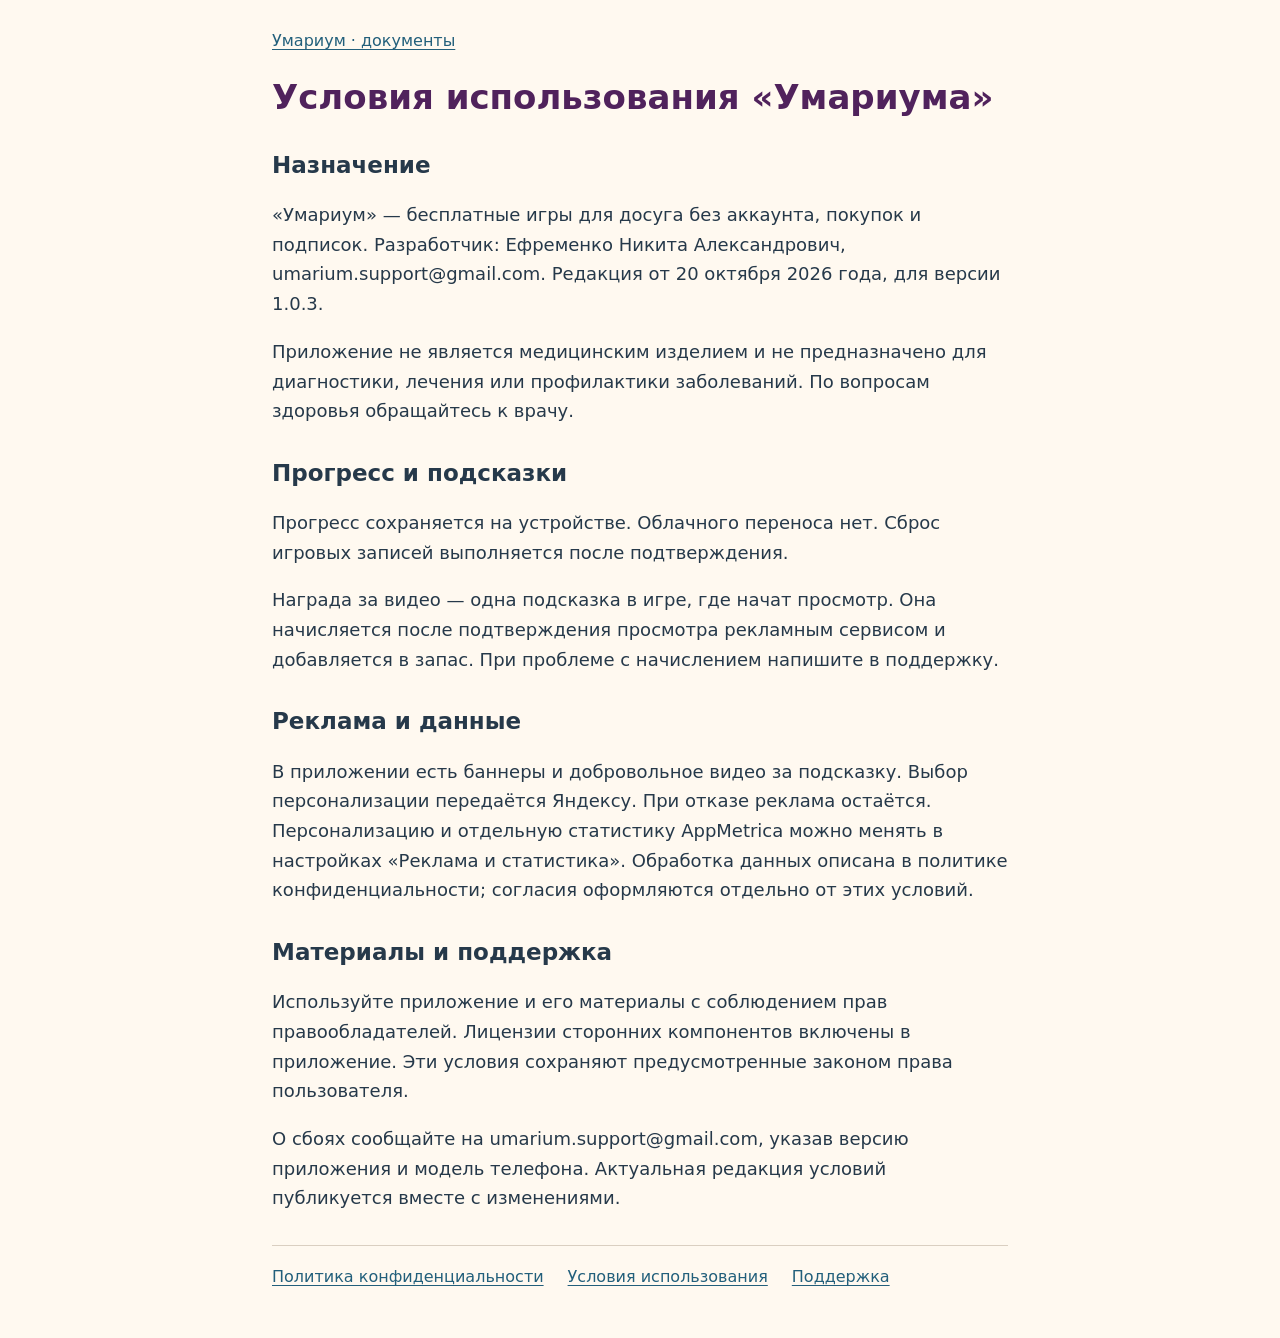
<file: v1.0.3/terms-of-use.html>
<!doctype html>
<html lang="ru"><head><meta charset="utf-8"><meta name="viewport" content="width=device-width,initial-scale=1"><meta name="color-scheme" content="light"><title>Условия использования «Умариума»</title><link rel="stylesheet" href="style.css"><link rel="icon" href="data:,"></head><body><main><header><a href="index.html">Умариум · документы</a></header><h1>Условия использования «Умариума»</h1><section><h2>Назначение</h2><p>«Умариум» — бесплатные игры для досуга без аккаунта, покупок и подписок. Разработчик: Ефременко Никита Александрович, umarium.support@gmail.com. Редакция от 20 октября 2026 года, для версии 1.0.3.</p><p>Приложение не является медицинским изделием и не предназначено для диагностики, лечения или профилактики заболеваний. По вопросам здоровья обращайтесь к врачу.</p></section><section><h2>Прогресс и подсказки</h2><p>Прогресс сохраняется на устройстве. Облачного переноса нет. Сброс игровых записей выполняется после подтверждения.</p><p>Награда за видео — одна подсказка в игре, где начат просмотр. Она начисляется после подтверждения просмотра рекламным сервисом и добавляется в запас. При проблеме с начислением напишите в поддержку.</p></section><section><h2>Реклама и данные</h2><p>В приложении есть баннеры и добровольное видео за подсказку. Выбор персонализации передаётся Яндексу. При отказе реклама остаётся. Персонализацию и отдельную статистику AppMetrica можно менять в настройках «Реклама и статистика». Обработка данных описана в политике конфиденциальности; согласия оформляются отдельно от этих условий.</p></section><section><h2>Материалы и поддержка</h2><p>Используйте приложение и его материалы с соблюдением прав правообладателей. Лицензии сторонних компонентов включены в приложение. Эти условия сохраняют предусмотренные законом права пользователя.</p><p>О сбоях сообщайте на umarium.support@gmail.com, указав версию приложения и модель телефона. Актуальная редакция условий публикуется вместе с изменениями.</p></section><footer><nav><a href="privacy-policy.html">Политика конфиденциальности</a><a href="terms-of-use.html">Условия использования</a><a href="mailto:umarium.support@gmail.com">Поддержка</a></nav></footer></main></body></html>
</file>
<file: style.css>
*{box-sizing:border-box}body{margin:0;background:#fff9f0;color:#26394a;font:18px/1.65 system-ui,-apple-system,"Segoe UI",sans-serif}main{max-width:780px;margin:auto;padding:28px 22px 48px}h1{font-size:clamp(25px,5vw,34px);line-height:1.2;color:#50225c;overflow-wrap:anywhere}h2{font-size:23px;line-height:1.35;margin-top:32px}p{overflow-wrap:anywhere}a{color:#225f7b;text-underline-offset:3px}a:focus-visible{outline:3px solid #225f7b;outline-offset:5px}header,footer{font-size:16px}footer{border-top:1px solid #dacfc1;margin-top:32px;padding-top:18px}nav{display:flex;flex-wrap:wrap;gap:12px 24px}li{margin:12px 0}@media(prefers-reduced-motion:no-preference){html{scroll-behavior:smooth}}
.store-actions{margin:22px 0 28px}
.store-button{display:inline-flex;align-items:center;justify-content:center;min-height:48px;max-width:100%;padding:10px 20px;border-radius:14px;background:#50225c;color:#fff;font-weight:600;text-align:center;text-decoration:none}
@media(hover:hover){.store-button:hover{background:#6b3179}}
</file>
<file: v1.0.2/style.css>
*{box-sizing:border-box}body{margin:0;background:#fff9f0;color:#26394a;font:18px/1.65 system-ui,-apple-system,"Segoe UI",sans-serif}main{max-width:780px;margin:auto;padding:28px 22px 48px}h1{font-size:clamp(25px,5vw,34px);line-height:1.2;color:#50225c;overflow-wrap:anywhere}h2{font-size:23px;line-height:1.35;margin-top:32px}p{overflow-wrap:anywhere}a{color:#225f7b;text-underline-offset:3px}a:focus-visible{outline:3px solid #225f7b;outline-offset:5px}header,footer{font-size:16px}footer{border-top:1px solid #dacfc1;margin-top:32px;padding-top:18px}nav{display:flex;flex-wrap:wrap;gap:12px 24px}li{margin:12px 0}@media(prefers-reduced-motion:no-preference){html{scroll-behavior:smooth}}
</file>
<file: v1.0.3/style.css>
*{box-sizing:border-box}body{margin:0;background:#fff9f0;color:#26394a;font:18px/1.65 system-ui,-apple-system,"Segoe UI",sans-serif}main{max-width:780px;margin:auto;padding:28px 22px 48px}h1{font-size:clamp(25px,5vw,34px);line-height:1.2;color:#50225c;overflow-wrap:anywhere}h2{font-size:23px;line-height:1.35;margin-top:32px}p{overflow-wrap:anywhere}a{color:#225f7b;text-underline-offset:3px}a:focus-visible{outline:3px solid #225f7b;outline-offset:5px}header,footer{font-size:16px}footer{border-top:1px solid #dacfc1;margin-top:32px;padding-top:18px}nav{display:flex;flex-wrap:wrap;gap:12px 24px}li{margin:12px 0}@media(prefers-reduced-motion:no-preference){html{scroll-behavior:smooth}}
.store-actions{margin:22px 0 28px}
.store-button{display:inline-flex;align-items:center;justify-content:center;min-height:48px;max-width:100%;padding:10px 20px;border-radius:14px;background:#50225c;color:#fff;font-weight:600;text-align:center;text-decoration:none}
@media(hover:hover){.store-button:hover{background:#6b3179}}
</file>
